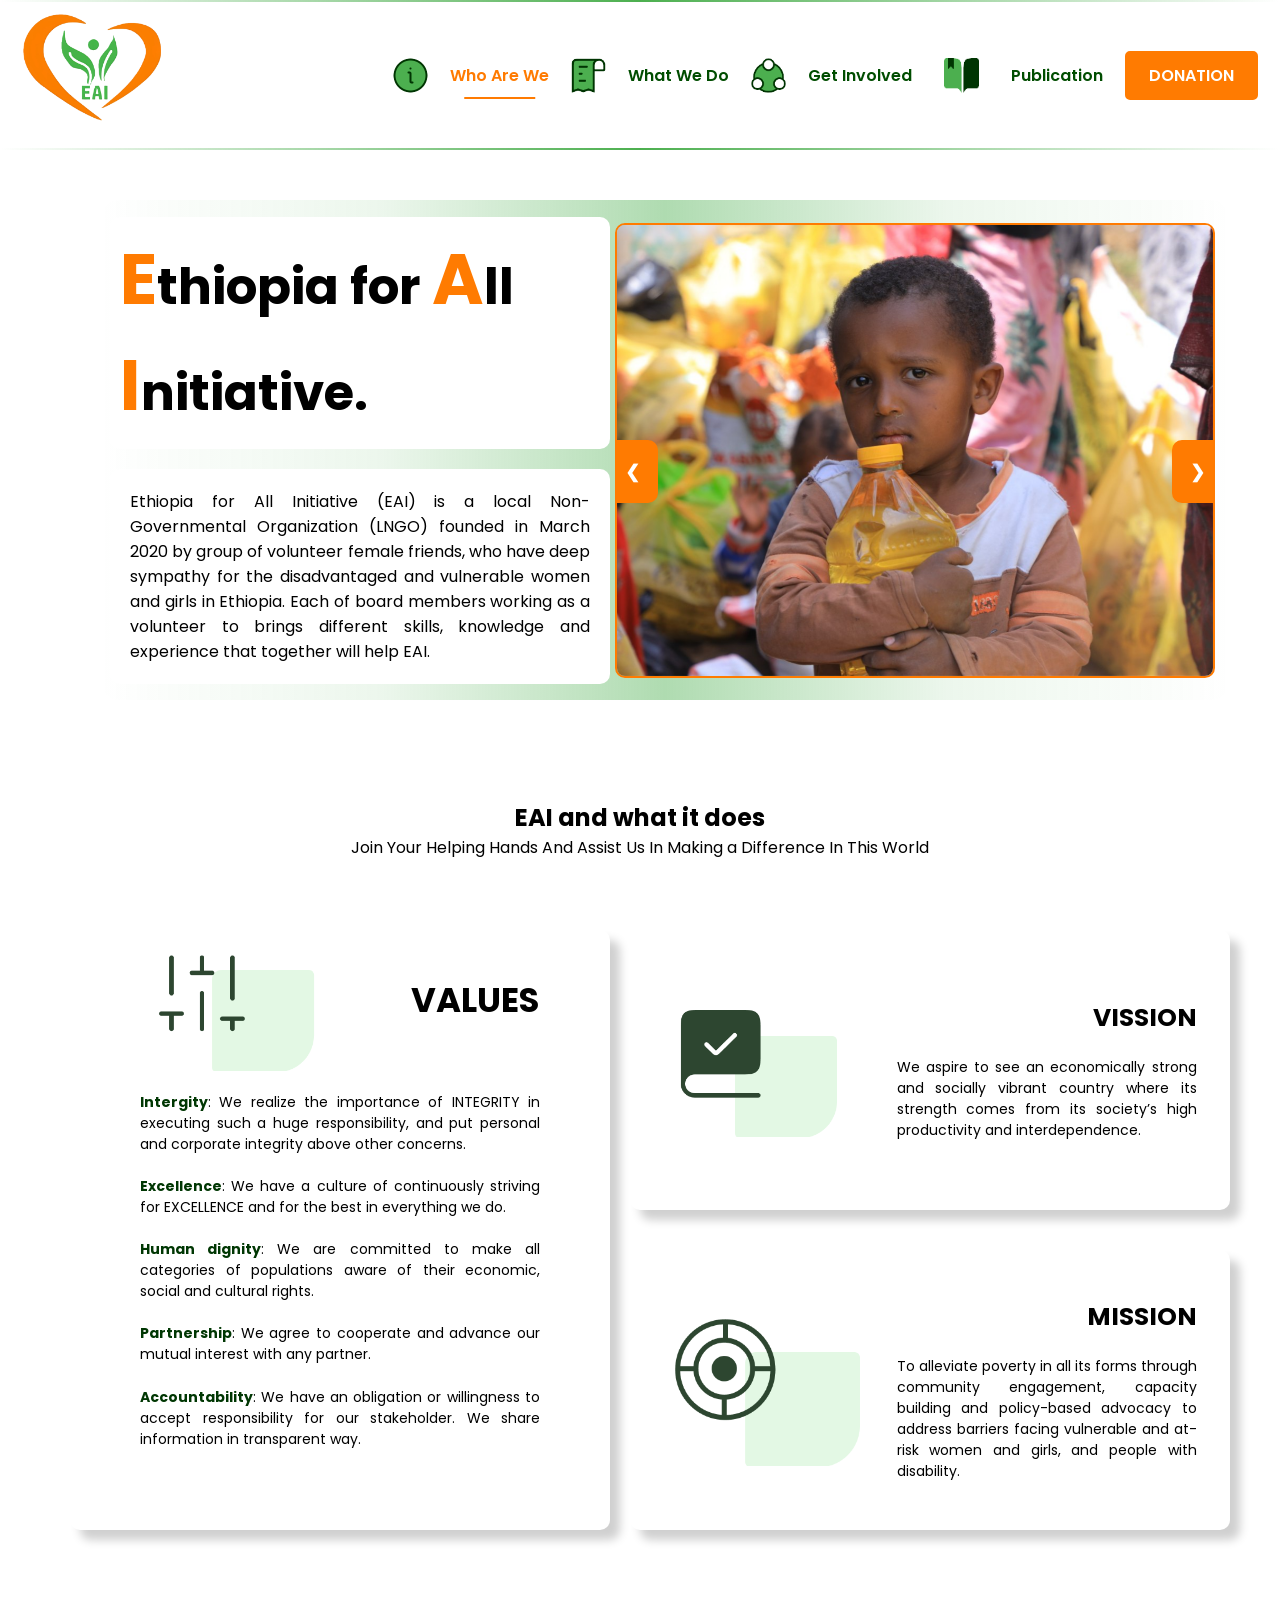
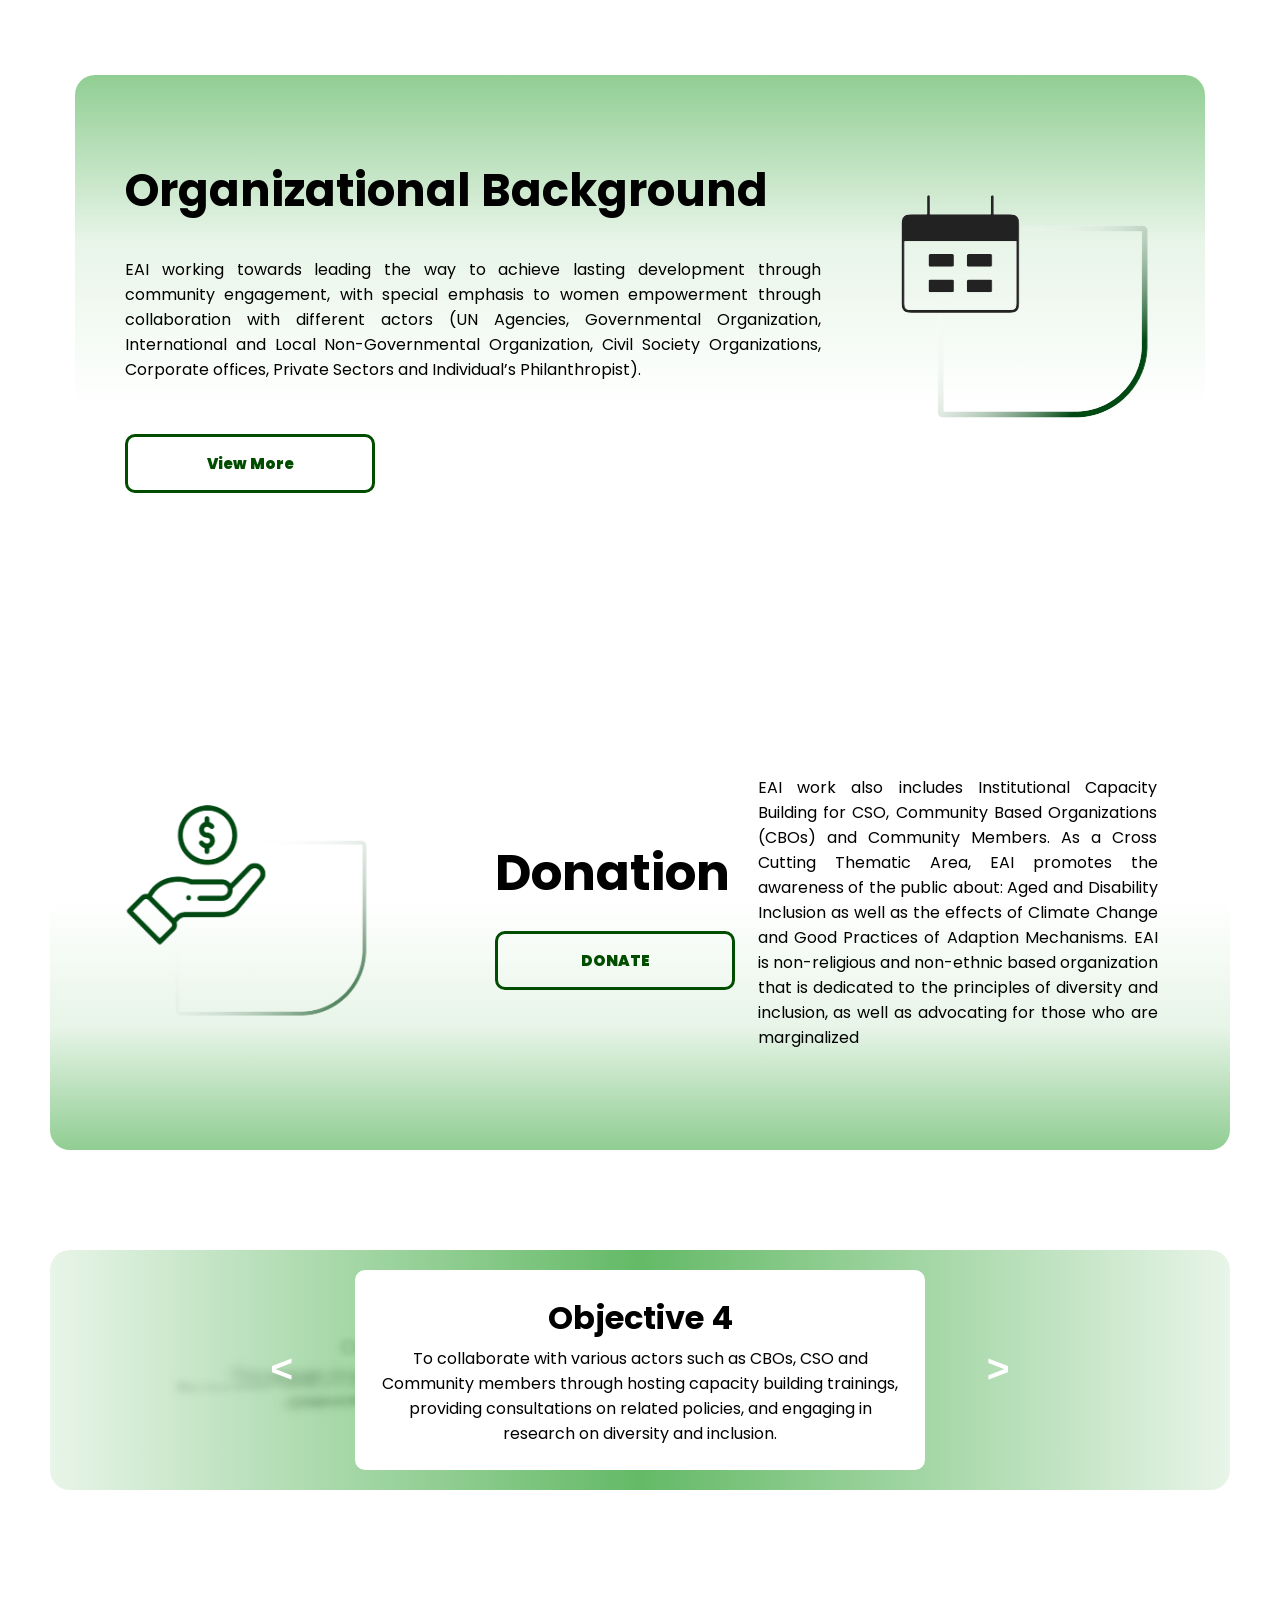
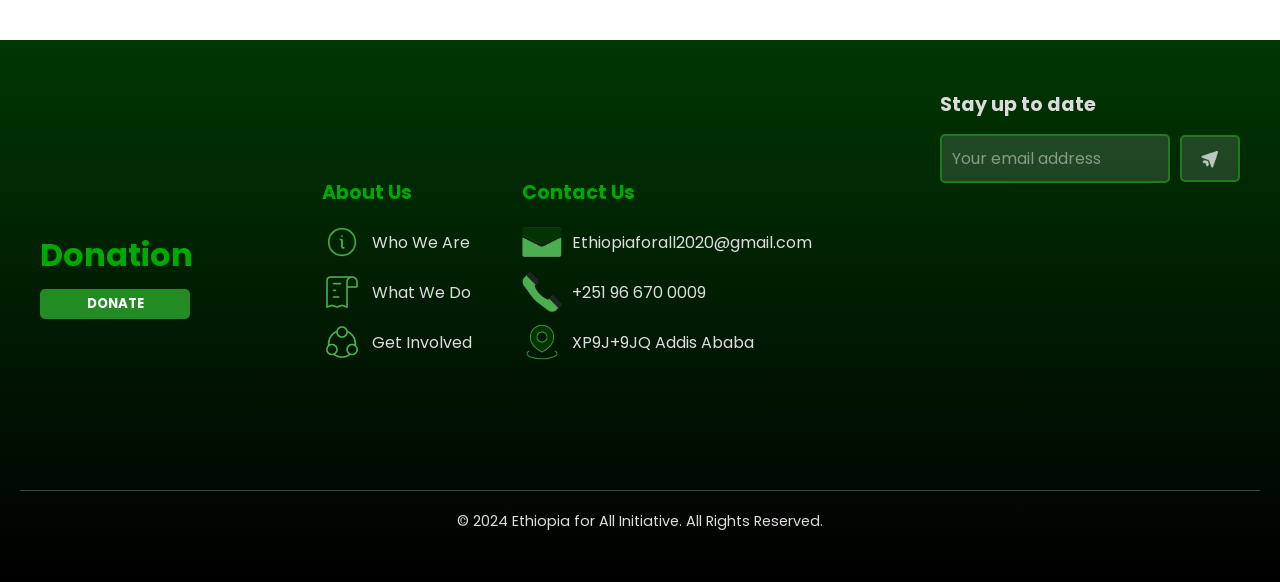
<file: EAI--Ethiopia-for-All-Initiative--main/EAI--Ethiopia-for-All-Initiative--main/EAI webpage/index.html>
<!DOCTYPE html>
<html lang="en">
<head>
    <meta charset="UTF-8">
    <meta name="viewport" content="width=device-width, initial-scale=1.0">
    <title>Document</title>
    <!-- Google Fonts Link for Montserrat and Poppins -->
    <link href="https://fonts.googleapis.com/css2?family=Poppins:wght@400;500;700&display=swap" rel="stylesheet">
    <link href="https://fonts.googleapis.com/css2?family=Montserrat:wght@400;500;700&display=swap" rel="stylesheet">
    <link rel="stylesheet" href="https://cdnjs.cloudflare.com/ajax/libs/font-awesome/6.6.0/css/all.min.css" integrity="sha512-Kc323vGBEqzTmouAECnVceyQqyqdsSiqLQISBL29aUW4U/M7pSPA/gEUZQqv1cwx4OnYxTxve5UMg5GT6L4JJg==" crossorigin="anonymous" referrerpolicy="no-referrer" />
    <link rel="stylesheet" href="style.css">
</head>
<body>

    <header>
        <div class="nav-logo">
            <a href="index.html">
                <img src="./images/LOGO.png" alt="" >
            </a>
        </div>

        <ul class="navbar" id="navLinks">
            <li><img src="images/info1.png" alt=""><a href="#home" id="active_link">Who Are We</a></li>
            <li><img src="images/help1.png" alt=""><a href="whatwedo.html">What We Do</a></li>
            <li><img src="images/involved 1.png" alt=""><a href="Getinvolved.html">Get Involved</a></li>
            <li><img class="book" src="images/book.png" alt=""><a href="publication.html">Publication</a></li>
            <li id="donationlink"><a href="donation.html">DONATION</a></li>
        </ul>


        <div class="dropdown">
            <li class="menu-button" onclick="DOMContentLoaded()">
                <div class="line1"></div>
                <div class="line2"></div>
                <div class="line3"></div>
            </li>
            
            <div class="small-navbar" id="navLinks" onclick="toggleDropdown()">
                <li><img src="images/info1.png" alt=""><a href="#home">Who Are We</a></li>
                <li><img src="images/help1.png" alt=""><a href="whatwedo.html">What We Do</a></li>
                <li><img src="images/involved 1.png" alt=""><a href="Getinvolved.html">Get Involved</a></li>
                <li><img class="book" src="images/book.png" alt=""><a href="publication.html">Publication</a></li>
                <li id="donationlink"><a href="donation.html">DONATION</a></li>
            </div>
        </div>





     </header>
        



<!----INTRO-SLIDER--------------------------------------------------------------->




        <div class="intro-section">
            <div class="discription">
                <h1>    
                    <span class="first-letter">E</span>thiopia for <span class="first-letter">A</span>ll <span class="first-letter">I</span>nitiative.
                </h1>
                    <p>Ethiopia for All Initiative (EAI) is a local Non- Governmental Organization (LNGO) founded in March 2020 by group of volunteer female friends, who have deep sympathy for the disadvantaged and vulnerable women and girls in Ethiopia.  Each of board members working as a volunteer to brings different skills, knowledge and experience that together will help EAI.</p>
            </div>

            <div class="slideshow-container">

                <!-- First Slide -->
                <div class="slides">
                    <img src="images/food distribution.jpg" alt="Image 1">
                </div>
            
                <!-- Second Slide -->
                <div class="slides">
                    <img src="images/food distribution 2.jpg" alt="Image 2">
                </div>
            
                <!-- Third Slide -->
                <div class="slides">
                    <img src="images/food distribution3.jpg" alt="Image 3">
                </div>
            
                <!-- Fourth Slide -->
                <div class="slides">
                    <img src="images/food distribution4.jpg" alt="Image 3">
                </div>
            
                <!-- Left and right buttons -->
                <button class="prev" onclick="plusSlides(-1)">&#10094;</button>
                <button class="next" onclick="plusSlides(1)">&#10095;</button>
            
            </div>
                
        </div>


<!----MISSION--------------------------------------------------------------->

     <div class="objective-section">
        <div class="topic">
            <h2>
                EAI and what it does
            </h2>
            <p>
                Join Your Helping Hands And Assist Us In Making a Difference In This World
            </p>
        </div>

        <div class="flyouts">
            <div class="card">
                <div class="mission">
                        <img src="images/values.png" alt="">
                    <h4>VALUES</h4>
                </div>
                        <li>
                            <ul>
                                <span>Intergity</span>: We realize the importance of INTEGRITY in executing such a huge responsibility, and put personal and corporate integrity above other concerns.
                            </ul>
                            <ul>
                                <span>Excellence</span>: We have a culture of continuously striving for EXCELLENCE and for the best in everything we do.
                            </ul>
                            <ul>
                                <span>Human dignity</span>: We are committed to make all categories of populations aware of their economic, social and cultural rights.
                            </ul>
                            <ul>
                                <span>Partnership</span>: We agree to cooperate and advance our mutual interest with any partner.
                            </ul>
                            <ul>
                                <span>Accountability</span>: We have an obligation or willingness to accept responsibility for our stakeholder. We share information in transparent way.  
                            </ul>
                        </li>
            </div>
            
            <div class="card2">
                <div class="mission2">
                    <div class="top">
                        <img src="images/vission.png" alt="">
                    </div>
                    <div class="bottom">
                        <h4>VISSION</h4>                       
                        <p>We aspire to see an economically strong and socially vibrant country where its strength comes from its society’s high productivity and interdependence.</p>
                    </div>
                </div>

                <div class="mission2">
                    <div class="top">
                        <img src="images/mission.png" alt="">
                    </div>
                    <div class="bottom">
                        <h4>MISSION</h4>
                        <p>To alleviate poverty in all its forms through community engagement, capacity building and policy-based advocacy to address barriers facing vulnerable and at-risk women and girls, and people with disability. </p>
                    </div>	
                </div>
            </div>

        </div>
     </div>



<!----EVENTS--------------------------------------------------------------->




     <div class="events">
        <div class="event-section">
            <h4>Organizational Background </h4>
            <p>
                EAI working towards leading the way to achieve lasting development through community engagement, with special emphasis to women empowerment through collaboration with different actors (UN Agencies, Governmental Organization, International and Local Non-Governmental Organization, Civil Society Organizations,  Corporate offices, Private Sectors and Individual’s Philanthropist). 
            </p>
            <a href="whatwedo.html">
                <button class="button glow-effect" data-glow-offset="true">
                    View More
                  </button>
            </a>

        </div>
        <div class="images">
            <img src="images/calander.png" alt="">
        </div>
     </div>



<div class="Org-bg">

        
</div>


    

<!----DONATION--------------------------------------------------------------->



     <div class="DONATE">
        <div class="donation">

            <div class="donation-image">
                <img src="images/donation.png" alt="">
            </div>
            <div class="donation-button">
                <h3>Donation</h3>
                <a href="donation.html">
                    <button>DONATE</button>
                </a>
            </div>
            <p>
                EAI work also includes Institutional Capacity Building for CSO, Community Based Organizations (CBOs) and Community Members.  As a Cross Cutting Thematic Area,  EAI promotes the awareness of the public about: Aged and Disability Inclusion as well as the effects of Climate Change and Good Practices of Adaption Mechanisms. EAI is non-religious and non-ethnic based organization that is dedicated to the principles of diversity and inclusion, as well as advocating for those who are marginalized
                
            </p>
        </div>
    </div>







<!--............................................................................................-->




    <div class="bottom-page-text">
        <link rel="stylesheet" href="https://cdnjs.cloudflare.com/ajax/libs/font-awesome/6.4.0/css/all.min.css" integrity="sha512-iecdLmaskl7CVkqkXNQ/ZH/XLlvWZOJyj7Yy7tcenmpD1ypASozpmT/E0iPtmFIB46ZmdtAc9eNBvH0H/ZpiBw==" crossorigin="anonymous" referrerpolicy="no-referrer" />



        

            <div class="slider">
                <div class="item">
                    <h1>Objective 1</h1>
                    <p>
                        To work towards tackling the barriers that affect the success rate of vulnerable girls in peruse of their education.
                    </p>
                  </div>
                <div class="item">
                    <h1>Objective 2</h1>
                    <p>
                        To increase family and public awareness on hygiene, sanitation and Sexual Reproductive Health (SRH).
                    </p>
                  </div>
                <div class="item">
                    <h1>Objective 3</h1>
                    <p>
                        To equip impoverished women and girls with entrepreneurial skills and connect them with the necessary resources to gain socioeconomic independence
                    </p>
                  </div>
                <div class="item">
                    <h1>Objective 4</h1>
                    <p>
                        To collaborate with various actors such as CBOs, CSO and Community members through hosting capacity building trainings, providing consultations on related policies, and engaging in research on diversity and inclusion.
                    </p>
                  </div>
                <button id="next">></button>
                <button id="prev"><</button>
            </div>
    </div>




<!----FOOTER--------------------------------------------------------------->
    



    <footer class="footer">
        <div class="footer-container">
            <!-- Left Section: Donation Info -->
            <div class="footer-donation">
                <h3>Donation</h3>
                <a href="donation.html">
                    <button class="donate-button">DONATE</button>
                </a>
            </div>

            <!-- Center Section: Company and Support Links -->
            <div class="footer-links">
                <div class="company-links">
                    <h3>About Us</h3>
                    <ul>
                        <li><img class="first" src="images/info.png" alt=""><a href="#">Who We Are</a></li>
                        <li><img src="images/help.png" alt=""><a href="whatwedo.html">What We Do</a></li>
                        <li><img src="images/involved.png" alt=""><a href="Getinvolved.html">Get Involved</a></li>
                    </ul>
                </div>
                <div class="support-links"> 
                    <h3>Contact Us</h3>
                    <ul>
                        <li><img src="images/Message_light.png" alt="" srcset=""><a href="#">Ethiopiaforall2020@gmail.com</a></li>
                        <li><img src="images/phone.png" alt=""><a href="#">+251 96 670 0009</a></li>
                        <li><img src="images/location-pin.png" alt=""><a href="#">XP9J+9JQ Addis Ababa</a></li>
                        <!-- <li><a href="#">Privacy Policy</a></li> -->
                    </ul>
                </div>
            </div>    
            
            <!-- Right Section: Stay Updated and Map -->
            <div class="footer-right">
                <div class="stay-up-to-date">
                    <h3>Stay up to date</h3>
                    <form class="subscribe-form">
                        <input type="email" placeholder="Your email address" required>
                        <button type="submit">
                            <img src="images/send.png" alt="">    
                        </button>
                    </form>
                </div>
                <div class="footer-map">
                    <!-- Embeded Google Map -->
                    <iframe src="https://www.google.com/maps/embed?pb=!1m17!1m12!1m3!1d7882.064306021976!2d38.729405495353696!3d8.96918434190648!2m3!1f0!2f0!3f0!3m2!1i1024!2i768!4f13.1!3m2!1m1!2zOMKwNTgnMDYuNSJOIDM4wrA0Myc1My44IkU!5e0!3m2!1sen!2set!4v1723798404400!5m2!1sen!2set" width="300" height="250" style="border:0;" allowfullscreen="" loading="lazy" referrerpolicy="no-referrer-when-downgrade"></iframe>                </div>
            </div>
        </div>
        <div class="footer-bottom">
            <p>&copy; 2024 Ethiopia for All Initiative. All Rights Reserved.</p>
        </div>
    </footer>
     
    
</body>
<script src="script.js"></script>
</html>
</file>
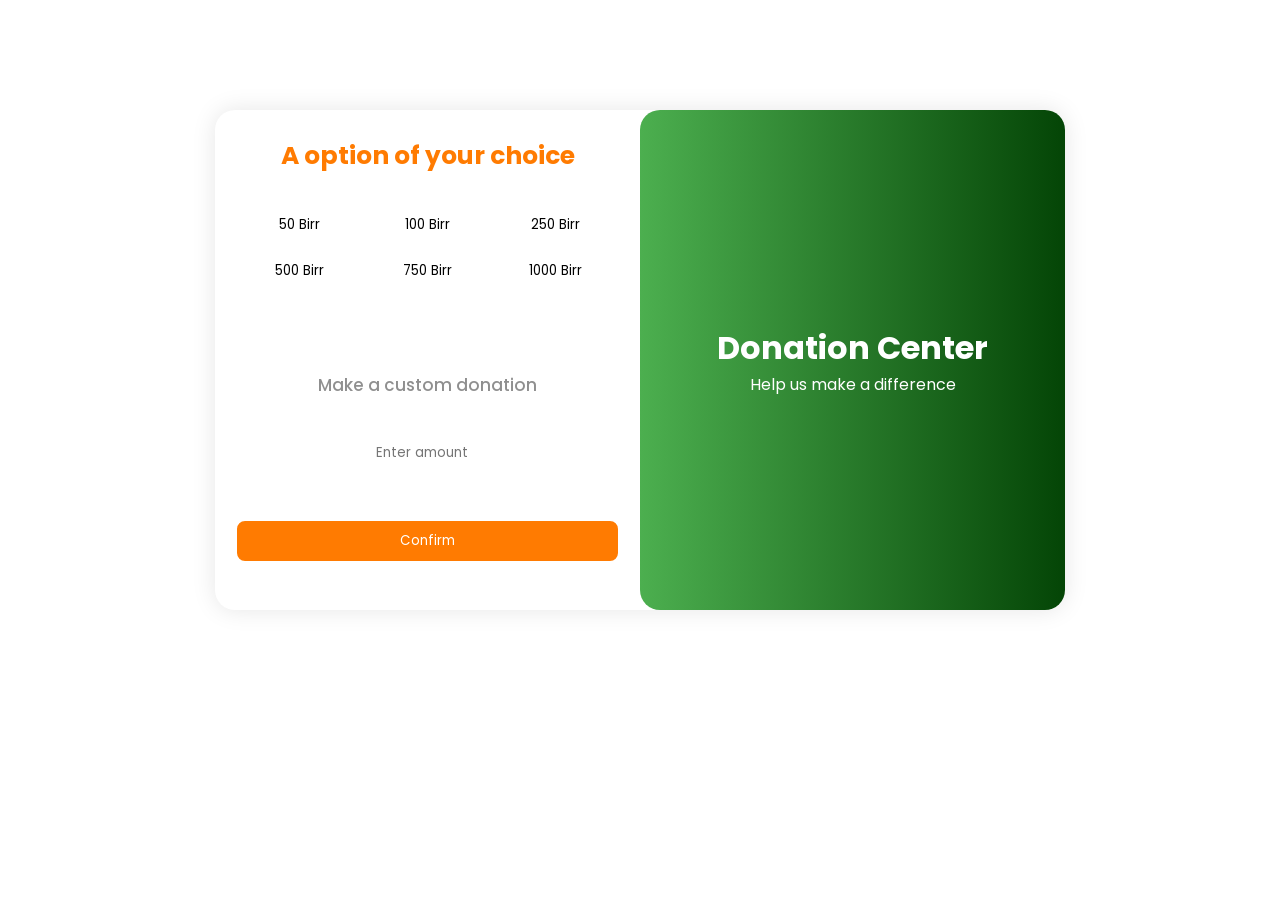
<file: EAI--Ethiopia-for-All-Initiative--main/EAI--Ethiopia-for-All-Initiative--main/EAI webpage/dnt.html>
<!DOCTYPE html>
<html lang="en">
<head>
    <meta charset="UTF-8">
    <meta http-equiv="X-UA-Compatible" content="IE=edge">
    <meta name="viewport" content="width=device-width, initial-scale=1.0">
    <title>Sign in || Sign up from</title>
     <!-- font awesome icons -->
     <link rel="stylesheet" href="https://cdnjs.cloudflare.com/ajax/libs/font-awesome/6.1.1/css/all.min.css" integrity="sha512-KfkfwYDsLkIlwQp6LFnl8zNdLGxu9YAA1QvwINks4PhcElQSvqcyVLLD9aMhXd13uQjoXtEKNosOWaZqXgel0g==" crossorigin="anonymous" referrerpolicy="no-referrer" />
     <!-- css stylesheet -->
    <link rel="stylesheet" href="dnt.css">

</head>


<body>

<div class="body">
    <div class="container" id="container">


            <div class="donation-option">
        
                <p>A option of your choice</p>
                <!-- Preset donation amount buttons -->
                <div class="donation-options" id="donationOptions">
                    <button onclick="toggleAmount(this, 50)">50 Birr</button>
                    <button onclick="toggleAmount(this, 100)">100 Birr</button>
                    <button onclick="toggleAmount(this, 250)">250 Birr</button>
                    <button onclick="toggleAmount(this, 500)">500 Birr</button>
                    <button onclick="toggleAmount(this, 750)">750 Birr</button>
                    <button onclick="toggleAmount(this, 1000)">1000 Birr</button>
                </div>
        
                <!-- Custom donation amount input -->
                <div class="custom-amount" id="customAmount">
                    <p>Make a custom donation</p>
                    <input type="number" id="customDonation" placeholder=" Enter amount" step="50" min="0" onfocus="removePlaceholder()">
                    <label class="underline"></label>
                </div>
        
                <!-- Confirm button -->
                <button class="confirm-button" onclick="">Confirm</button>
            </div>
            <div class="textbox">
                <h1>Donation Center</h1>
                <p>Help us make a difference</p>
            </div>
    </div> 
</div>


    <script>
        function removePlaceholder() {
        const textField = document.getElementById('customDonation');
        textField.placeholder = ''; // Remove the placeholder when the field gets focus
    }

    // Function to toggle active state like checkboxes
    function toggleAmount(button, amount) {
        // Toggle the 'active' class for the clicked button
        button.classList.toggle('active');
        
        // Log the state of each button (active/inactive)
        console.log(amount + " Birr is now " + (button.classList.contains('active') ? "selected" : "deselected"));
    }

    </script>
</body>
</html>
</file>
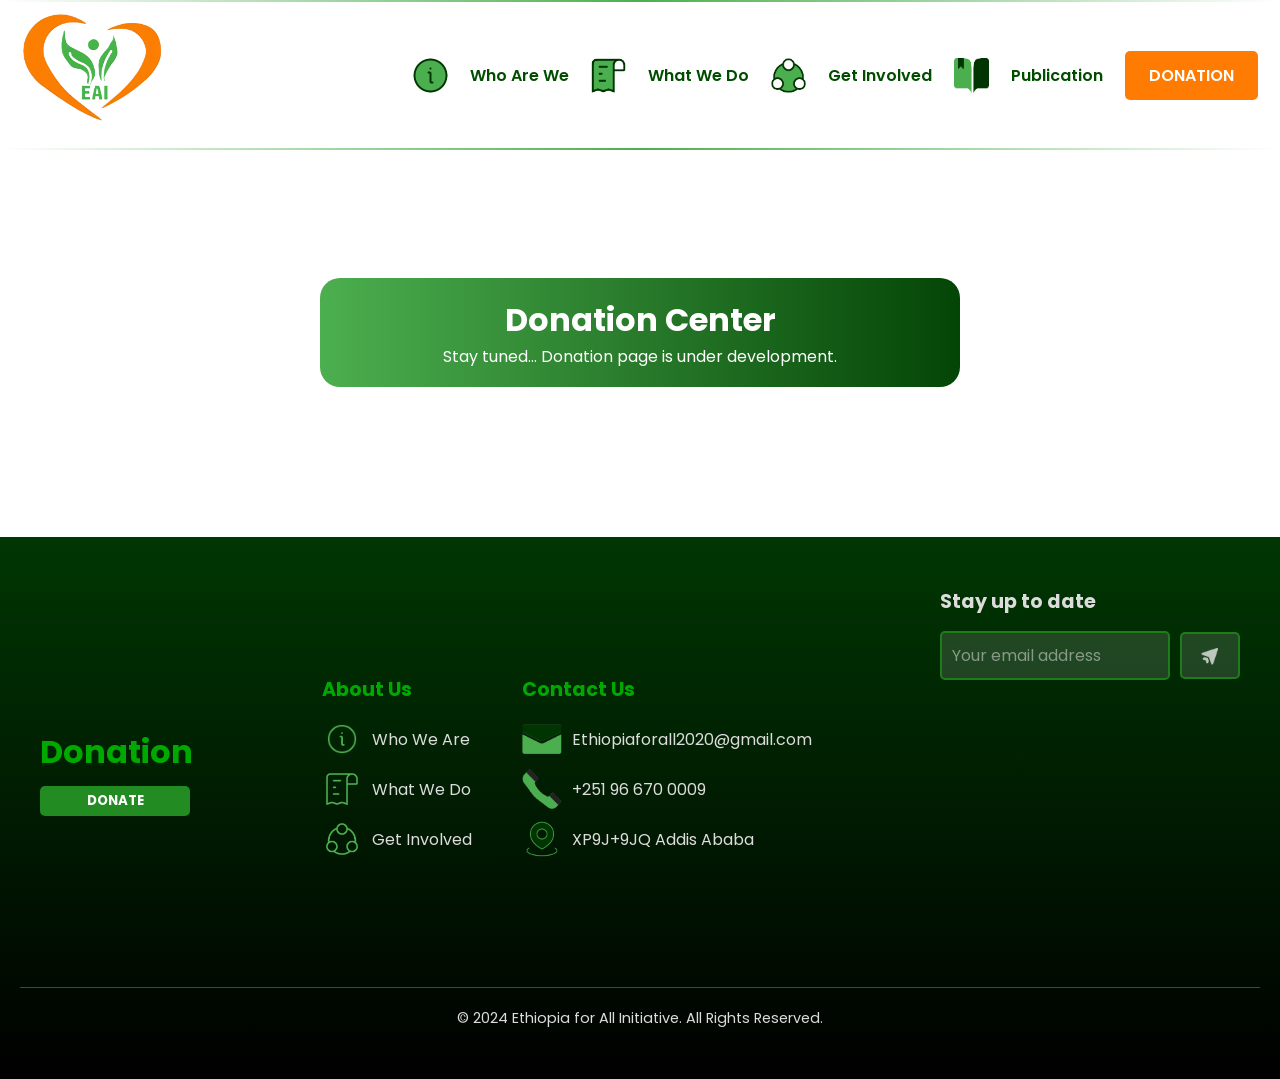
<file: EAI--Ethiopia-for-All-Initiative--main/EAI--Ethiopia-for-All-Initiative--main/EAI webpage/donation.html>
<!DOCTYPE html>
<html lang="en">

<head>
    <meta charset="UTF-8">
    <meta http-equiv="X-UA-Compatible" content="IE=edge">
    <meta name="viewport" content="width=device-width, initial-scale=1.0">
    <title>Sign in || Sign up from</title>
    <!-- font awesome icons -->
    <link rel="stylesheet" href="https://cdnjs.cloudflare.com/ajax/libs/font-awesome/6.1.1/css/all.min.css"
        integrity="sha512-KfkfwYDsLkIlwQp6LFnl8zNdLGxu9YAA1QvwINks4PhcElQSvqcyVLLD9aMhXd13uQjoXtEKNosOWaZqXgel0g=="
        crossorigin="anonymous" referrerpolicy="no-referrer" />
    <!-- css stylesheet -->
    <link rel="stylesheet" href="donation.css">

</head>


<body>
    <header>
        <div class="nav-logo">
            <a href="index.html">
                <img src="./images/LOGO.png" alt="">
            </a>
        </div>

        <ul class="navbar" id="navLinks">
            <li><img src="images/info1.png" alt=""><a href="index.html">Who Are We</a></li>
            <li><img src="images/help1.png" alt=""><a href="whatwedo.html">What We Do</a></li>
            <li><img src="images/involved 1.png" alt=""><a href="Getinvolved.html">Get Involved</a></li>
            <li><img src="images/book.png" alt=""><a href="publication.html">Publication</a></li>
            <li id="donationlink"><a href="donation.html" id="active_link">DONATION</a></li>
        </ul>

        <div class="dropdown">
            <li class="menu-button" onclick="DOMContentLoaded()">
                <div class="line1"></div>
                <div class="line2"></div>
                <div class="line3"></div>
            </li>

            <div class="small-navbar" id="navLinks" onclick="toggleDropdown()">
                <li><img src="images/info1.png" alt=""><a href="#home">Who Are We</a></li>
                <li><img src="images/help1.png" alt=""><a href="whatwedo.html">What We Do</a></li>
                <li><img src="images/involved 1.png" alt=""><a href="Getinvolved.html">Get Involved</a></li>
                <li><img class="book" src="images/book.png" alt=""><a href="publication.html">Publication</a></li>
                <li id="donationlink"><a href="donation.html">DONATION</a></li>
            </div>
        </div>
    </header>




    <!--     
    <div class="body">
        <div class="container" id="container">

            <div class="donation-option">

                <div class="donationInput">
                    <div>
                        <input type="text" id="donation-firstname" class="donationInput" placeholder="Enter Firstname">
                        <label class="underline"></label>

                    </div>
                    <div>
                        <input type="text" id="donation-lastname" class="donationInput" placeholder="Enter Lastname">
                        <label class="underline"></label>

                    </div>
                </div>
                <div class="donationInput-Email">
                    <input type="email" id="donation-email" class="donationInput" placeholder="Enter Email Address">
                    <label class="underline"></label>
                </div>
                

                
                <div class="donation-options" id="donationOptions">
                    <button onclick="toggleAmount(this, 50)">50 Birr</button>
                    <button onclick="toggleAmount(this, 100)">100 Birr</button>
                    <button onclick="toggleAmount(this, 250)">250 Birr</button>
                    <button onclick="toggleAmount(this, 500)">500 Birr</button>
                    <button onclick="toggleAmount(this, 750)">750 Birr</button>
                    <button onclick="toggleAmount(this, 1000)">1000 Birr</button>
                </div>


                
                <div class="custom-amount" id="customAmount">
                    <p>Make a custom donation</p>
                    <input type="number" id="customDonation" placeholder=" Enter amount" step="50" min="0">
                    <label class="underline"></label>
                    <input type="checkbox" id="stayAnonymous" onchange="toggleAnonymous()"> Stay Anonymous
                </div>

                

                <button class="confirm-button" onclick="confirmDonation()">Confirm</button>
            </div>
            <div class="textbox">
                <h1>Donation Center</h1>
                <p>Help us make a difference</p>
            </div>
        </div>
    </div> -->


    <div class="textbox undone">
        <h1>Donation Center</h1>
        <p>Stay tuned... Donation page is under development.</p>
    </div>





    <!---------------     FOOTER     ------------------------>




    <footer class="footer">
        <div class="footer-container">
            <!-- Left Section: Donation Info -->
            <div class="footer-donation">
                <h3>Donation</h3>
                <a href="#">
                    <button class="donate-button">DONATE</button>
                </a>
            </div>

            <!-- Center Section: Company and Support Links -->
            <div class="footer-links">
                <div class="company-links">
                    <h3>About Us</h3>
                    <ul>
                        <li><img class="first" src="images/info.png" alt=""><a href="#">Who We Are</a></li>
                        <li><img src="images/help.png" alt=""><a href="whatwedo.html">What We Do</a></li>
                        <li><img src="images/involved.png" alt=""><a href="Getinvolved.html">Get Involved</a></li>
                    </ul>
                </div>
                <div class="support-links">
                    <h3>Contact Us</h3>
                    <ul>
                        <li><img src="images/Message_light.png" alt="" srcset=""><a
                                href="#">Ethiopiaforall2020@gmail.com</a></li>
                        <li><img src="images/phone.png" alt=""><a href="#">+251 96 670 0009</a></li>
                        <li><img src="images/location-pin.png" alt=""><a href="#">XP9J+9JQ Addis Ababa</a></li>
                        <!-- <li><a href="#">Privacy Policy</a></li> -->
                    </ul>
                </div>
            </div>

            <!-- Right Section: Stay Updated and Map -->
            <div class="footer-right">
                <div class="stay-up-to-date">
                    <h3>Stay up to date</h3>
                    <form class="subscribe-form">
                        <input type="email" placeholder="Your email address" required>
                        <button type="submit">
                            <img src="images/send.png" alt="">
                        </button>
                    </form>
                </div>
                <div class="footer-map">
                    <!-- Embeded Google Map -->
                    <iframe
                        src="https://www.google.com/maps/embed?pb=!1m17!1m12!1m3!1d7882.064306021976!2d38.729405495353696!3d8.96918434190648!2m3!1f0!2f0!3f0!3m2!1i1024!2i768!4f13.1!3m2!1m1!2zOMKwNTgnMDYuNSJOIDM4wrA0Myc1My44IkU!5e0!3m2!1sen!2set!4v1723798404400!5m2!1sen!2set"
                        width="300" height="250" style="border:0;" allowfullscreen="" loading="lazy"
                        referrerpolicy="no-referrer-when-downgrade"></iframe>
                </div>
            </div>
        </div>
        <div class="footer-bottom">
            <p>&copy; 2024 Ethiopia for All Initiative. All Rights Reserved.</p>
        </div>
    </footer>

















    <script src="donation.js">



    </script>

</body>

</html>
</file>
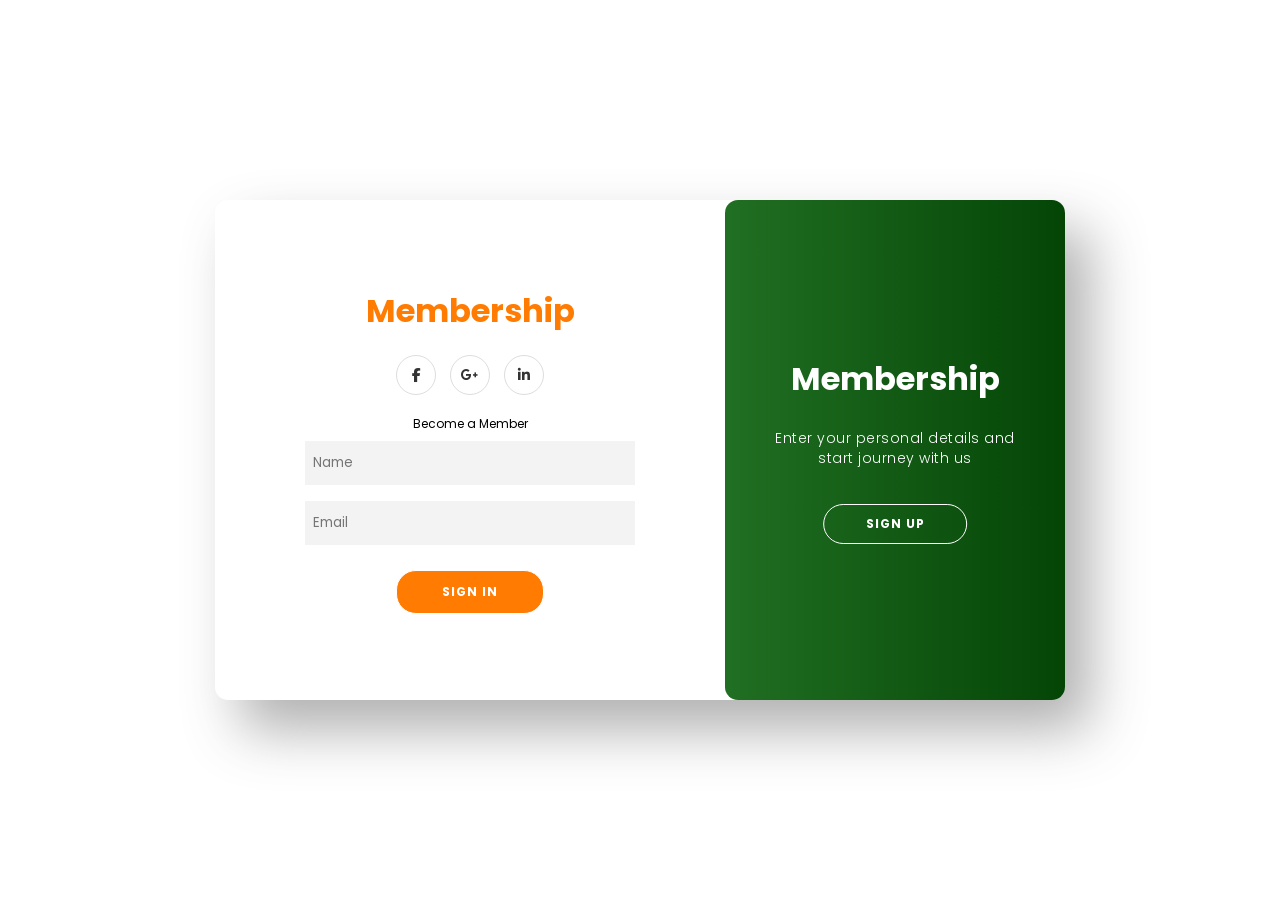
<file: EAI--Ethiopia-for-All-Initiative--main/EAI--Ethiopia-for-All-Initiative--main/EAI webpage/membership.html>
<!DOCTYPE html>
<html lang="en">
<head>
    <meta charset="UTF-8">
    <meta name="viewport" content="width=device-width, initial-scale=1.0">
        <!-- Google Fonts Link for Montserrat and Poppins -->
        <link href="https://fonts.googleapis.com/css2?family=Poppins:wght@400;500;700&display=swap" rel="stylesheet">
        <link href="https://fonts.googleapis.com/css2?family=Montserrat:wght@400;500;700&display=swap" rel="stylesheet">
        <link rel="stylesheet" href="https://cdnjs.cloudflare.com/ajax/libs/font-awesome/6.6.0/css/all.min.css" integrity="sha512-Kc323vGBEqzTmouAECnVceyQqyqdsSiqLQISBL29aUW4U/M7pSPA/gEUZQqv1cwx4OnYxTxve5UMg5GT6L4JJg==" crossorigin="anonymous" referrerpolicy="no-referrer" />    
    <title>Document</title>

    <style>

*{
    margin: 0;
    padding: 0;
    box-sizing: border-box;
    font-family: 'Poppins';
    list-style: none;
    text-decoration: none;
    scroll-behavior: smooth;
    transition: all 0.4s ease;
}

:root{
--bg-color:#ffffff;
--text-color-header:#000000;
--text-color:#fff;
--second-color:#4CAF4F;
--main-color:#FF7B01;
--linear-gradient:linear-gradient(to right, #4CAF4F, #044506);
}

body{
    background: #fff;
    font-family: 'Poppins', sans-serif;
} 

header{
position: absolute;
top: -15vh;
width: 100%;
background-image: var(--linear-gradient);
height: 12vh;
margin-bottom: 5vh;
display: flex;
justify-content: center;
align-items: center;
border-radius: 13px;
}

.logon{
height: 10vh;
width: 100%;
display: flex;
justify-content: left;
align-items: center;
flex-direction: row;
}

.logon img{
position: absolute;
left: -1vh;
width: 15.5vh;
background-color:#fff;
border-radius: 10px;
margin: 5px;
}

.link{
margin-right: 20px;
align-self: center;
}

.link a{
text-decoration: none;
color: #fff;
}

.fullwidth{
    display: flex;
    width: 100%;
    height: 100vh;
    justify-content: center;
    align-items: center;
}

.container{
    position: relative;
    width: 850px;
    height: 500px;
    background-color: #fff;
    box-shadow: 25px 30px 55px #5557;
    border-radius: 13px;
}

.form-container{
    position: absolute;
    width: 60%;
    height: 100%;
    padding: 0px 40px;
    transition: all 0.5s ease-in-out;
}
.sign-up-container{
    opacity: 0;
    z-index: 1;
}
.sign-in-container{
    z-index: 2;

}
form{
    height: 100%;
    display: flex;
    flex-direction: column;
    align-items: center;
    justify-content: center;
    padding: 0px 50px;

}
h1{
    color: var(--main-color);
}
.social-container{
    margin: 20px 0px;
}

.social-container a {
    border: 1px solid #ddd;
    border-radius: 50%;
    display: inline-flex;
    justify-content: center;
    align-items: center;
    margin: 0px 5px;
    height: 40px;
    width: 40px;
}
span{
    font-size: 12px;
}
.infield{
    position: relative;
    margin: 8px 0px;
    width: 100%;

}



input{
    width: 100%;
    padding: 12px 8px;
    background-color: #f3f3f3;
    border:none;
    outline: none;

}

label{
    position: absolute;
    left: 50%;
    top: 100%;
    transform: translateX(-50%);
    width: 0%;
    height: 2px;
    background: var(--main-color);
    transition: 0.3s;
}
input:focus ~label{
    width: 100%;
}

input[type="number"]::-webkit-outer-spin-button,
input[type="number"]::-webkit-inner-spin-button {
  -webkit-appearance: none;
  margin: 0;
}

input[type="number"] {
  -moz-appearance: textfield;
}

a {
    color: #333;
    font-size: 14px;
    text-decoration: none;
    margin: 15px 0px;
}
a.forgot{
    padding-bottom: 3px;
    border-bottom: 2px solid #EEE;
}

.form-container button{
    border-radius: 20px;
    border: 1px solid var(--bg-color);
    background: var(--main-color);
    color: #fff;
    font-size: 12px;
    font-weight: bold;
    padding: 12px 45px ;
    letter-spacing: 1px;
    text-transform: uppercase;
}

.overlay-panel button{
    border-radius: 20px;
    border: 1px solid var(--bg-color);
    background: var(--main-color);
    color: #fff;
    font-size: 12px;
    font-weight: bold;
    padding: 12px 45px ;
    letter-spacing: 1px;
    text-transform: uppercase;
}
.form-container button{
    margin-top: 17px;
    transition: 80ms ease-in;

}
.form-container button:hover{
    background: #fff;
    color: var(--main-color);
    border: 1px solid var(--main-color);
}
.overlay-container{
    position: absolute;
    top: 0;
    left: 60%;
    width: 40%;
    height: 100%;
    overflow: hidden;
    transition: transform 0.6s ease-in-out;
    z-index: 9;
    border-radius: 13px;

}
#overlayBtn{
    cursor: pointer;
    position: absolute;
    left: 50%;
    top: 304px;
    transform: translateX(-50%);
    width: 143.67px;
    padding: 10px;
    height: 40px;
    border: 1px solid #fff;
    background: transparent;
    border-radius: 20px;
    place-content: center;

}
.overlay{
    position: relative;
    background: var(--linear-gradient);
    color: #fff;
    left: -150%;
    height: 100%;
    width: 250%;
    transition: transform 0.6s ease-in-out;
    
}
.overlay-panel{
    position: absolute;
    display: flex;
    align-items: center;
    justify-content: center;
    flex-direction: column;
    padding: 0px 40px;
    text-align: center;
    height: 100%;
    width: 340px;
    transition: 0.6s ease-in-out;
}
.overlay-left{
    right: 60%;
    transform: translateX(-12%);

}

.overlay-right{
    right: 0;
    transform: translateX(0%);
}

.overlay-panel h1{
    color: #fff;
}
p{
    font-size: 14px;
    font-weight: 300;
    line-height: 20px;
    letter-spacing: 0.5px;
    margin: 25px 0px 35px;
}
.overlay-panel button{
    border: none;
    background: transparent;
}
.right-panel-active .overlay-container{
    transform: translateX(-150%);
}
.right-panel-active .overlay{
    transform: translateX(50%);
}
.right-panel-active .overlay-left{
    transform: translateX(25%);
}
.right-panel-active .overlay-right{
    transform: translateX(35%);
}
.right-panel-active .sign-in-container{
    transform: translateX(20%);
    opacity: 0;
}
.right-panel-active .sign-up-container{
    transform: translateX(66.7%);
    opacity: 1;
    z-index: 5;
    animation: show 0.6s;
}
@keyframes show{
    0%, 50%{
        opacity: 0;
        z-index: 1;
    }
    50.1%, 100%{
        opacity: 1;
        z-index: 5;
    }
}

.btnScaled{
    animation: scaleBtn 0.6s;
}
@keyframes scaleBtn{
    0% {
        width: 143.67px;
    }
    50%{
        width: 250px;
    }
    100%{
        width: 143.67px;
    }
}

</style>
</head>
<body>


    <div class="fullwidth">
        <div class="container" id="container">

            <div class="form-container sign-up-container">
                <form action="#">
                    <h1>Volunteer</h1>
                    <div class="social-container">
                        <a href="#" class="social"><i class="fab fa-facebook-f"></i></a>
                        <a href="#" class="social"><i class="fab fa-google-plus-g"></i></a>
                        <a href="#" class="social"><i class="fab fa-linkedin-in"></i></a>
                    </div>
                    <span>Sign up and Volunteer</span>
                    <div class="infield">
                        <input type="text" placeholder="Name" />
                        <label></label>
                    </div>
                    <div class="infield">
                        <input type="tel" pattern="[0-9]{3}-[0-9]{3}-[0-9]{4}" placeholder="Phone Number" name="email"/>
                        <label></label>
                    </div>
                    <div class="infield">
                        <input type="email" placeholder="Email" />
                        <label></label>
                    </div>
                    <button>Sign Up</button>
                </form>
            </div>
            <div class="form-container sign-in-container">
                <form action="#">
                    <h1>Membership</h1>
                    <div class="social-container">
                        <a href="#" class="social"><i class="fab fa-facebook-f"></i></a>
                        <a href="#" class="social"><i class="fab fa-google-plus-g"></i></a>
                        <a href="#" class="social"><i class="fab fa-linkedin-in"></i></a>
                    </div>
                    <span>Become a Member</span>
                    <div class="infield">
                        <input type="" placeholder="Name" name="email"/>
                        <label></label>
                    </div>
                    <div class="infield">
                        <input type="email" placeholder="Email"/>
                        <label></label>
                    </div>
                    <button>Sign In</button>
                </form>
            </div>
            <div class="overlay-container" id="overlayCon">
                <div class="overlay">
                    <div class="overlay-panel overlay-left">
                        <h1>Welcome Back!</h1>
                        <p>Fill out the form so we can reach out and work together.</p>
                        <button>Sign In</button>
                    </div>
                    <div class="overlay-panel overlay-right">
                        <h1>Membership</h1>
                        <p>Enter your personal details and start journey with us</p>
                        <button>Sign Up</button>
                    </div>
                </div>
                <button id="overlayBtn"></button>
            </div>
        </div>
    </div>




<script>
    const container = document.getElementById('container');
    const overlayCon = document.getElementById('overlayCon');
    const overlayBtn = document.getElementById('overlayBtn');

    overlayBtn.addEventListener('click',()=> {
        container.classList.toggle('right-panel-active');

        overlayBtn.classList.remove('btnScaled');
        window.requestAnimationFrame( ()=>{
            overlayBtn.classList.add('btnScaled');
        })
    });
</script>


</body>
</html>
</file>
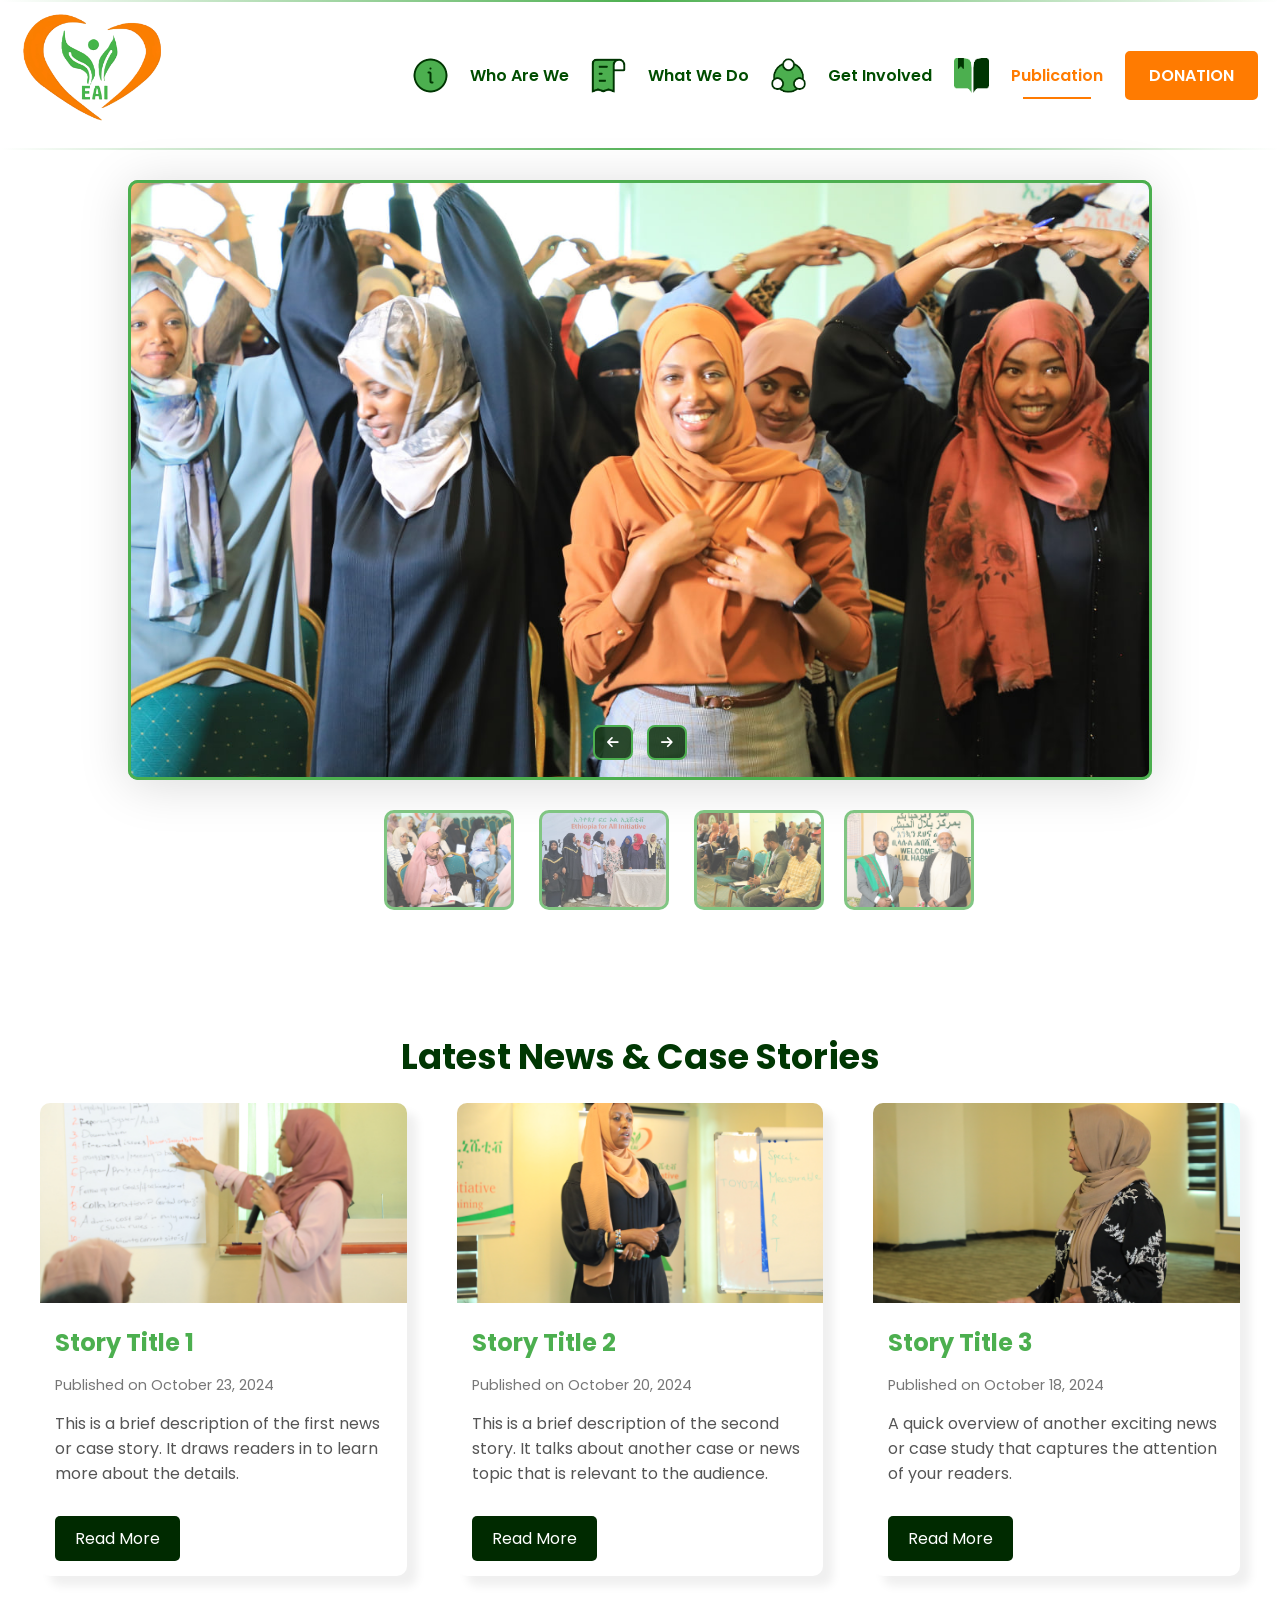
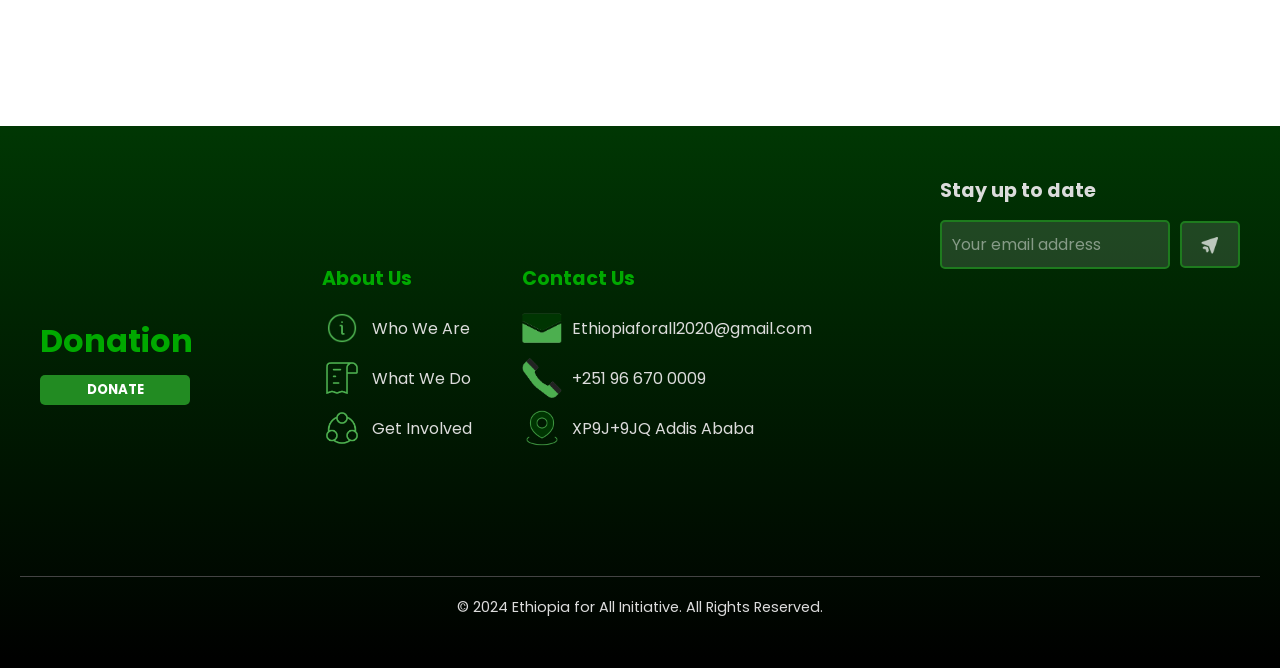
<file: EAI--Ethiopia-for-All-Initiative--main/EAI--Ethiopia-for-All-Initiative--main/EAI webpage/publication.html>
<!DOCTYPE html>
<html lang="en">
<head>
    <meta charset="UTF-8">
    <meta name="viewport" content="width=device-width, initial-scale=1.0">
    <title>Document</title>
    <!-- Google Fonts Link for Montserrat and Poppins -->
    <link href="https://fonts.googleapis.com/css2?family=Poppins:wght@400;500;700&display=swap" rel="stylesheet">
    <link href="https://fonts.googleapis.com/css2?family=Montserrat:wght@400;500;700&display=swap" rel="stylesheet">
    <link rel="stylesheet" href="https://cdnjs.cloudflare.com/ajax/libs/font-awesome/6.6.0/css/all.min.css" integrity="sha512-Kc323vGBEqzTmouAECnVceyQqyqdsSiqLQISBL29aUW4U/M7pSPA/gEUZQqv1cwx4OnYxTxve5UMg5GT6L4JJg==" crossorigin="anonymous" referrerpolicy="no-referrer" />
    <link rel="stylesheet" href="publications.css">
</head>
<body>

    <header>
        <div class="nav-logo">
            <a href="index.html">
                <img src="./images/LOGO.png" alt="" >
            </a>
        </div>

        <ul class="navbar" id="navLinks">
            <li><img src="images/info1.png" alt=""><a href="index.html">Who Are We</a></li>
            <li><img src="images/help1.png" alt=""><a href="whatwedo.html">What We Do</a></li>
            <li><img src="images/involved 1.png" alt=""><a href="Getinvolved.html">Get Involved</a></li>
            <li><img src="images/book.png" alt=""><a href="#home" id="active_link">Publication</a></li>
            <li id="donationlink"><a href="donation.html">DONATION</a></li>
        </ul>



        
        
        <div class="dropdown">
            <li class="menu-button" onclick="DOMContentLoaded()">
                <div class="line1"></div>
                <div class="line2"></div>
                <div class="line3"></div>
            </li>
            
            <div class="small-navbar" id="navLinks" onclick="toggleDropdown()">
                <li><img src="images/info1.png" alt=""><a href="#home">Who Are We</a></li>
                <li><img src="images/help1.png" alt=""><a href="whatwedo.html">What We Do</a></li>
                <li><img src="images/involved 1.png" alt=""><a href="Getinvolved.html">Get Involved</a></li>
                <li><img class="book" src="images/book.png" alt=""><a href="publication.html">Publication</a></li>
                <li id="donationlink"><a href="donation.html">DONATION</a></li>
            </div>
        </div>

     </header>



<!--Font Awesome CDN ///////// Used for arrow marks on the left and right key-->
<link rel="stylesheet" href="https://cdnjs.cloudflare.com/ajax/libs/font-awesome/6.4.0/css/all.min.css" integrity="sha512-iecdLmaskl7CVkqkXNQ/ZH/XLlvWZOJyj7Yy7tcenmpD1ypASozpmT/E0iPtmFIB46ZmdtAc9eNBvH0H/ZpiBw==" crossorigin="anonymous" referrerpolicy="no-referrer" />
     
 
<div class="imagecontainer">
    <div class="slider-container">
        <div class="slide">
            <div id="sliderImage" class="item" style="background-image: url(images/woman\ impowerment.JPG);">
            </div>
            <div id="sliderImage" class="item" style="background-image: url(images/training-woman.JPG);">
            </div>
            <div id="sliderImage" class="item" style="background-image: url(images/educating-woman.JPG);">
            </div>
            <div id="sliderImage" class="item" style="background-image: url(images/EAI\ Baord\ Member\ and\ voulnteers.jpg);">
            </div>
            <div id="sliderImage" class="item" style="background-image: url(images/training-men.JPG);">
            </div>
            <div id="sliderImage" class="item" style="background-image: url(images/bilal-colaboration.JPG);">
            </div>
        </div>

        <div class="left-right">
            <button class="prev"><i class="fa-solid fa-arrow-left"></i></button>
            <button class="next"><i class="fa-solid fa-arrow-right"></i></button>
        </div>

    </div> 
</div>




    






<!--/////////    News and stories    /////////////////////////////////-->





<div class="news-case-stories">
    <h2>Latest News & Case Stories</h2>

    <div class="stories-grid">
      <article class="story">
        <img src="images/training1.JPG" alt="News Image 1">
        <h3>Story Title 1</h3>
        <p class="date">Published on October 23, 2024</p>
        <p class="description">This is a brief description of the first news or case story. It draws readers in to learn more about the details.</p>
        <a href="#story"  class="read-more-button" data-title="Story Title 1">Read More</a>
      </article>

      <article class="story">
        <img src="images/training2.JPG" alt="News Image 2">
        <h3>Story Title 2</h3>
        <p class="date">Published on October 20, 2024</p>
        <p class="description">This is a brief description of the second story. It talks about another case or news topic that is relevant to the audience.</p>
        <a href="#story"  class="read-more-button" data-title="Story Title 2">Read More</a>
      </article>

      <article class="story">
        <img src="images/traning3.JPG" alt="News Image 3">
        <h3>Story Title 3</h3>
        <p class="date">Published on October 18, 2024</p>
        <p class="description">A quick overview of another exciting news or case study that captures the attention of your readers.</p>
        <a href="#story"  class="read-more-button" data-title="Story Title 3">Read More</a>
      </article>
    </div>
</div>








<!----FOOTER--------------------------------------------------------------->
    



<footer class="footer">
    <div class="footer-container">
        <!-- Left Section: Donation Info -->
        <div class="footer-donation">
            <h3>Donation</h3>
            <a href="donation.html">
                <button class="donate-button">DONATE</button>
            </a>
        </div>

        <!-- Center Section: Company and Support Links -->
        <div class="footer-links">
            <div class="company-links">
                <h3>About Us</h3>
                <ul>
                    <li><img class="first" src="images/info.png" alt=""><a href="index.html">Who We Are</a></li>
                    <li><img src="images/help.png" alt=""><a href="whatwedo.html">What We Do</a></li>
                    <li><img src="images/involved.png" alt=""><a href="Getinvolved.html">Get Involved</a></li>
                </ul>
            </div>
            <div class="support-links"> 
                <h3>Contact Us</h3>
                <ul>
                    <li><img src="images/Message_light.png" alt="" srcset=""><a href="#">Ethiopiaforall2020@gmail.com</a></li>
                    <li><img src="images/phone.png" alt=""><a href="#">+251 96 670 0009</a></li>
                    <li><img src="images/location-pin.png" alt=""><a href="#">XP9J+9JQ Addis Ababa</a></li>
                    <!-- <li><a href="#">Privacy Policy</a></li> -->
                </ul>
            </div>
        </div>    
        
        <!-- Right Section: Stay Updated and Map -->
        <div class="footer-right">
            <div class="stay-up-to-date">
                <h3>Stay up to date</h3>
                <form class="subscribe-form">
                    <input type="email" placeholder="Your email address" required>
                    <button type="submit">
                        <img src="images/send.png" alt="">    
                    </button>
                </form>
            </div>
            <div class="footer-map">
                <!-- Embeded Google Map -->
                <iframe src="https://www.google.com/maps/embed?pb=!1m17!1m12!1m3!1d7882.064306021976!2d38.729405495353696!3d8.96918434190648!2m3!1f0!2f0!3f0!3m2!1i1024!2i768!4f13.1!3m2!1m1!2zOMKwNTgnMDYuNSJOIDM4wrA0Myc1My44IkU!5e0!3m2!1sen!2set!4v1723798404400!5m2!1sen!2set" width="300" height="250" style="border:0;" allowfullscreen="" loading="lazy" referrerpolicy="no-referrer-when-downgrade"></iframe>                </div>
        </div>
    </div>
    <div class="footer-bottom">
        <p>&copy; 2024 Ethiopia for All Initiative. All Rights Reserved.</p>
    </div>
</footer>



</body>
<script src="publication.js"></script>
</html>
</file>
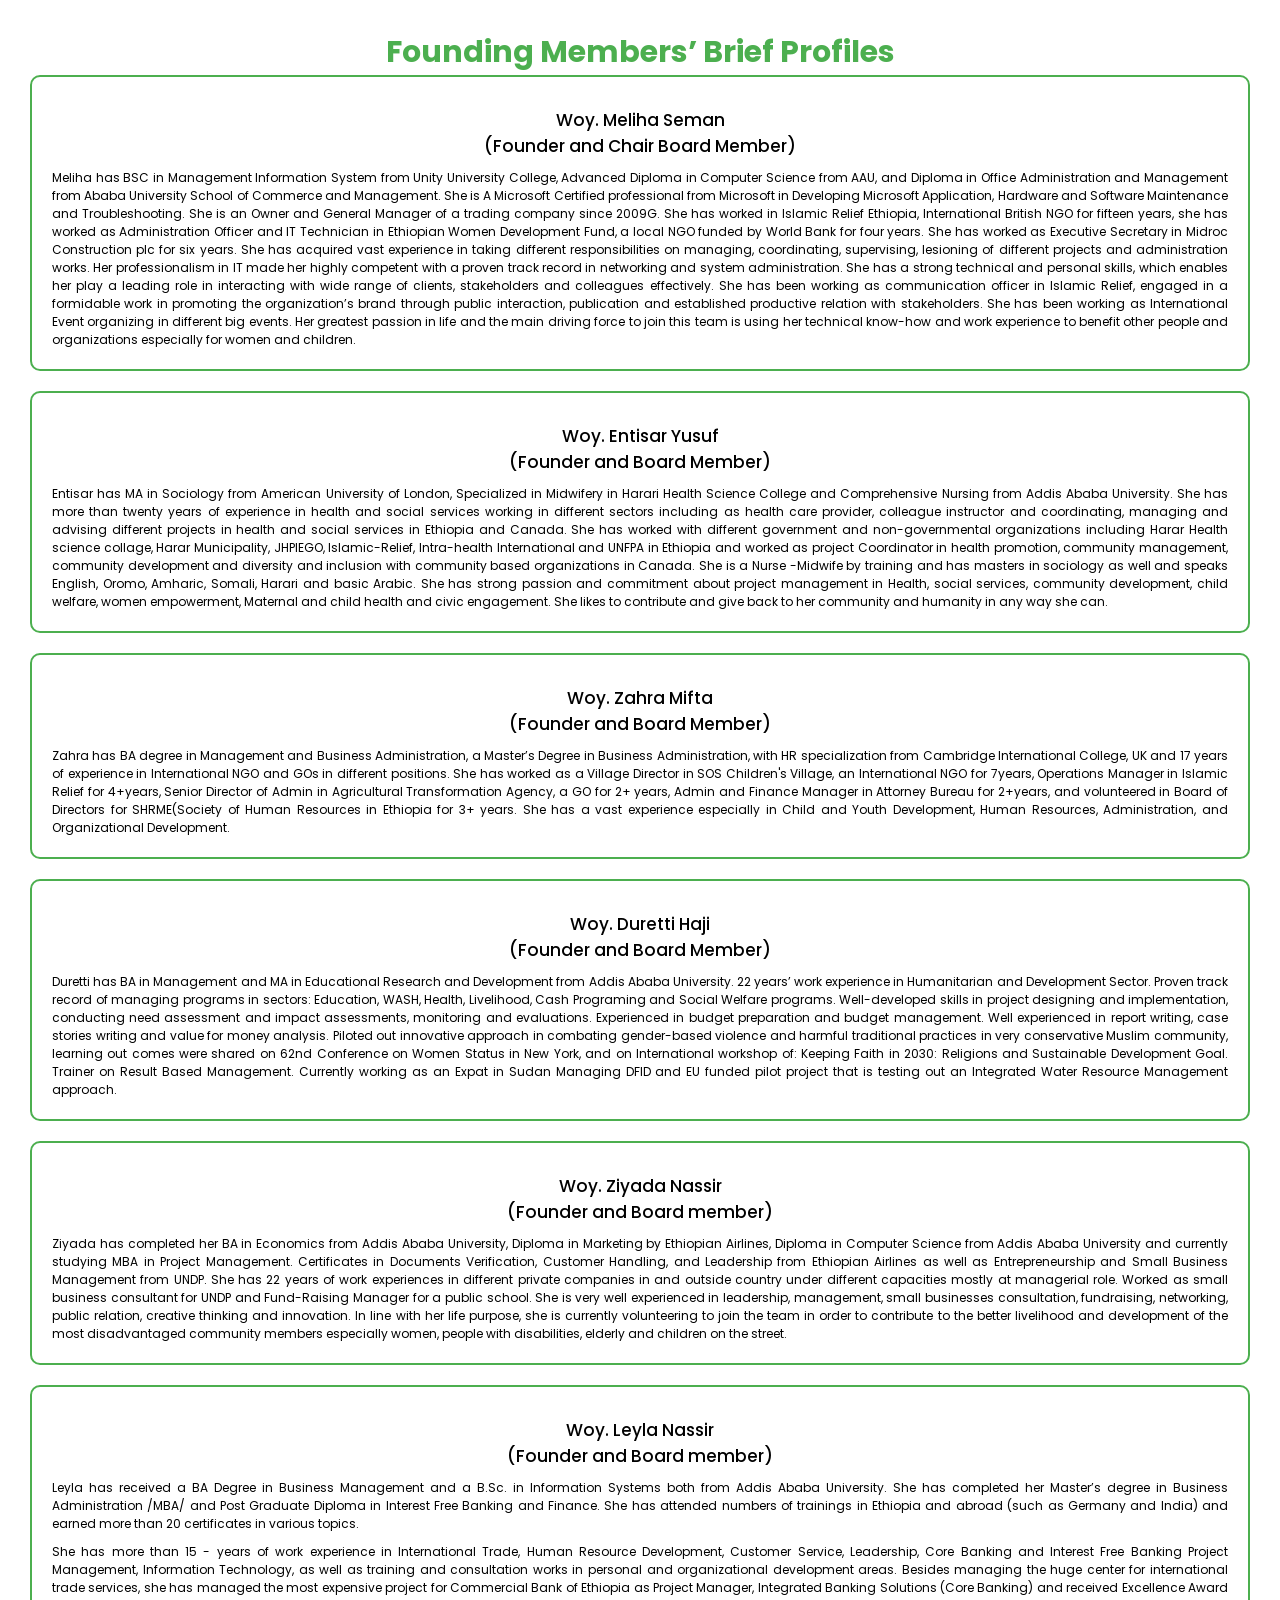
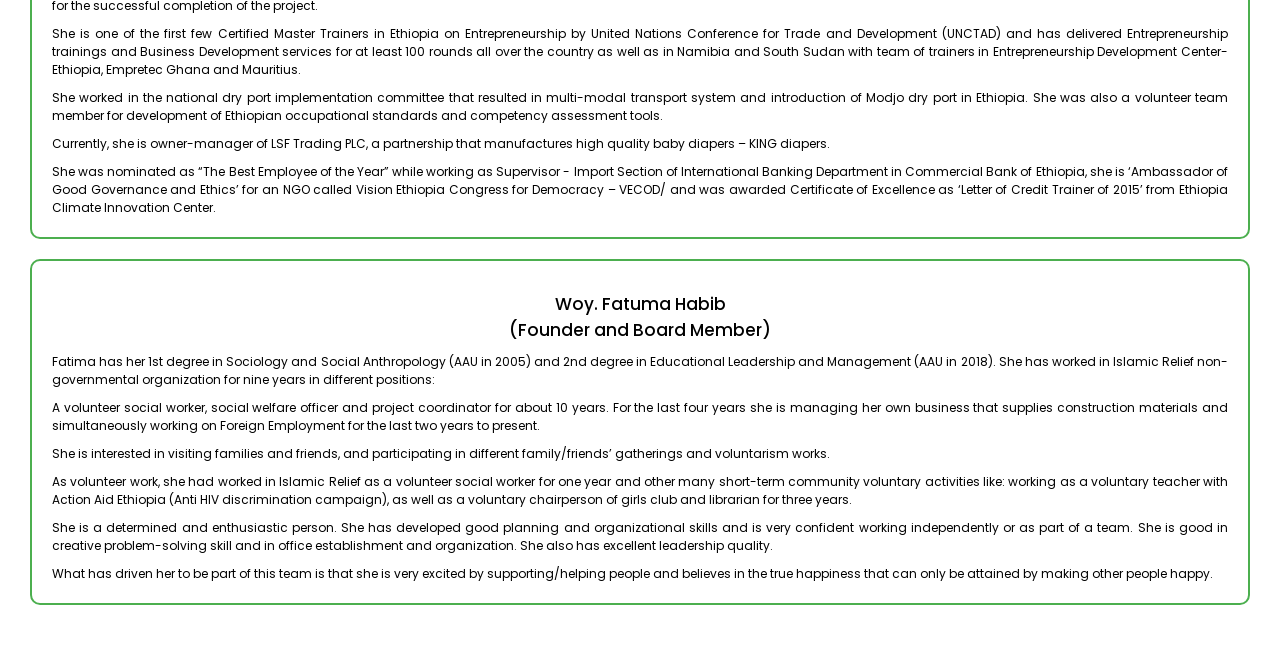
<file: EAI--Ethiopia-for-All-Initiative--main/EAI--Ethiopia-for-All-Initiative--main/EAI webpage/QRcode.html>
<!DOCTYPE html>
<html lang="en">
<head>
    <meta charset="UTF-8">
    <meta name="viewport" content="width=device-width, initial-scale=1.0">
    <link rel="stylesheet" href="QRcode.css">
    <title>Document</title>
</head>
<body>
    <div class="bodydiv">

<h4>
    Founding Members’ Brief Profiles 
</h4>
            <li>
                <div>
                    <ul>Woy. Meliha Seman <br>(Founder and Chair Board Member)</ul> 
                        <p>Meliha has BSC in Management Information System from Unity University College, Advanced Diploma in Computer Science from AAU, and Diploma in Office Administration and Management from Ababa University School of Commerce and Management.   She is A Microsoft Certified professional from Microsoft in Developing Microsoft Application, Hardware and Software Maintenance and Troubleshooting.  She is an Owner and General Manager of a trading company since 2009G.  She has worked in Islamic Relief Ethiopia, International British NGO for fifteen years, she has worked as Administration Officer and IT Technician in  Ethiopian Women Development Fund, a local NGO funded by World Bank for four years. She has worked as Executive Secretary in Midroc Construction plc for six years.  She has acquired vast experience in taking different responsibilities on managing, coordinating, supervising, lesioning of different  projects and administration works. Her professionalism in IT made her highly competent with a proven track record in networking and system administration. She has a strong technical and personal skills, which enables her play a leading role in interacting with wide range of clients, stakeholders and colleagues effectively. She has been working as communication officer in Islamic Relief, engaged in a formidable work in promoting the organization’s brand through public interaction, publication and established productive relation with stakeholders. She has been working as International Event organizing in different big events.  Her greatest passion in life and the main driving force to join this team is using her technical know-how and work experience to benefit other people and organizations especially for women and children.  </p>
                </div>
                <div>
                    <ul>Woy. Entisar Yusuf  <br> (Founder and Board Member)</ul>
                        <p>Entisar has MA in Sociology from American University of London, Specialized in Midwifery in Harari Health Science College and Comprehensive Nursing from Addis Ababa University.  She has more than twenty years of experience in health and social services working in different sectors including as health care provider, colleague instructor and coordinating, managing and advising different projects in health and social services in Ethiopia and Canada.   She has worked with different government and non-governmental organizations including Harar Health science collage, Harar Municipality, JHPIEGO, Islamic-Relief, Intra-health International and UNFPA in Ethiopia and worked as project Coordinator in health promotion, community management, community development and diversity and inclusion with community based organizations in Canada.  She is a Nurse -Midwife by training and has masters in sociology as well and speaks English, Oromo, Amharic, Somali, Harari and basic Arabic. She has strong passion and commitment about project management in Health, social services, community development, child welfare, women empowerment, Maternal and child health and civic engagement. She likes to contribute and give back to her community and humanity in any way she can. </p>
                </div>
                <div>
                    <ul>Woy. Zahra Mifta  <br> (Founder and Board Member) </ul>           
                        <p>Zahra has BA degree in Management and Business Administration, a Master’s Degree in Business Administration, with HR specialization from Cambridge International College, UK and 17 years of experience in International NGO and GOs in different positions.  She has worked as a Village Director in SOS Children's Village, an International NGO for 7years, Operations Manager in Islamic Relief for 4+years, Senior Director of Admin in Agricultural Transformation Agency, a GO for 2+ years, Admin and Finance Manager in Attorney Bureau for 2+years, and volunteered in Board of Directors for SHRME(Society of Human Resources in Ethiopia for 3+ years. She has a vast experience especially in Child and Youth Development, Human Resources, Administration, and Organizational Development.</p>
                </div>
                
                <div>
                    <ul>Woy. Duretti Haji   <br> (Founder and Board Member) </ul>
                        <p>Duretti has BA in Management and MA in Educational Research and Development from Addis Ababa University. 22 years’ work experience in Humanitarian and Development Sector. Proven track record of managing programs in sectors: Education, WASH, Health, Livelihood, Cash Programing and Social Welfare programs. Well-developed skills in project designing and implementation, conducting need assessment and impact assessments, monitoring and evaluations. Experienced in budget preparation and budget management. Well experienced in report writing, case stories writing and value for money analysis. Piloted out innovative approach in combating gender-based violence and harmful traditional practices in very conservative Muslim community, learning out comes were shared on 62nd Conference on Women Status in New York, and on International workshop of: Keeping Faith in 2030: Religions and Sustainable Development Goal. Trainer on Result Based Management.  Currently working as an Expat in Sudan Managing DFID and EU funded pilot project that is testing out an Integrated Water Resource Management approach.   </p>                         
                </div>
                
                <div>
                    <ul>Woy. Ziyada Nassir <br> (Founder and Board member)</ul> 
                        <p>Ziyada has completed her BA in Economics from Addis Ababa University, Diploma in Marketing by Ethiopian Airlines, Diploma in Computer Science from Addis Ababa University and currently studying MBA in Project Management. Certificates in Documents Verification, Customer Handling, and Leadership from Ethiopian Airlines as well as Entrepreneurship and Small Business Management from UNDP.  She has 22 years of work experiences in different private companies in and outside country under different capacities mostly at managerial role.  Worked as small business consultant for UNDP and Fund-Raising Manager for a public school.  She is very well experienced in leadership, management, small businesses consultation, fundraising, networking, public relation, creative thinking and innovation. In line with her life purpose, she is currently volunteering to join the team in order to contribute to the better livelihood and development of the most disadvantaged community members especially women, people with disabilities, elderly and children on the street. </p>
                </div>
                
                <div>
                    <ul>Woy. Leyla Nassir <br> (Founder and Board member)</ul> 
                        <p>Leyla has received a BA Degree in Business Management and a B.Sc. in Information Systems both from Addis Ababa University. She has completed her Master’s degree in Business Administration /MBA/ and Post Graduate Diploma in Interest Free Banking and Finance. She has attended numbers of trainings in Ethiopia and abroad (such as Germany and India) and earned more than 20 certificates in various topics. </p>
    
                        <p>She has more than 15 - years of work experience in International Trade, Human Resource Development, Customer Service, Leadership, Core Banking and Interest Free Banking Project Management, Information Technology, as well as training and consultation works in personal and organizational development areas. Besides managing the huge center for international trade services, she has managed the most expensive project for Commercial Bank of Ethiopia as Project Manager, Integrated Banking Solutions (Core Banking) and received Excellence Award for the successful completion of the project. </p>
    
                        <p>She is one of the first few Certified Master Trainers in Ethiopia on Entrepreneurship by United Nations Conference for Trade and Development (UNCTAD) and has delivered Entrepreneurship trainings and Business Development services for at least 100 rounds all over the country as well as in Namibia and South Sudan with team of trainers in Entrepreneurship Development Center-Ethiopia, Empretec Ghana and Mauritius.  </p>
    
                        <p>She worked in the national dry port implementation committee that resulted in multi-modal transport system and introduction of Modjo dry port in Ethiopia. She was also a volunteer team member for development of Ethiopian occupational standards and competency assessment tools.</p>

                        <p>Currently, she is owner-manager of LSF Trading PLC, a partnership that manufactures high quality baby diapers – KING diapers. </p>
                        <p>She was nominated as “The Best Employee of the Year” while working as Supervisor - Import Section of International Banking Department in Commercial Bank of Ethiopia, she is ‘Ambassador of Good Governance and Ethics’ for an NGO called Vision Ethiopia Congress for Democracy – VECOD/ and was awarded Certificate of Excellence as ‘Letter of Credit Trainer of 2015’ from Ethiopia Climate Innovation Center.  </p>
                </div>
                <div>
                    <ul>Woy. Fatuma Habib <br> (Founder and Board Member)</ul> 
                        <p>Fatima has her 1st degree in Sociology and Social Anthropology (AAU in 2005) and 2nd degree in Educational Leadership and Management (AAU in 2018).  She has worked in Islamic Relief non-governmental organization for nine years in different positions:  </p>
                        <p>A volunteer social worker, social welfare officer  and project coordinator for about 10 years.  For the last four years she is managing her own business that supplies construction materials and simultaneously working on Foreign Employment for the last two years to present.  </p>
    
                        <p>She is interested in visiting families and friends, and participating in different family/friends’ gatherings and voluntarism works. </p>
    
                        <p>As volunteer work, she had worked in Islamic Relief as a volunteer social worker for one year and other many short-term community voluntary activities like: working as a voluntary teacher with Action Aid Ethiopia (Anti HIV discrimination campaign), as well as a voluntary chairperson of girls club and librarian for three years.   </p>
    
                        <p>She is a determined and enthusiastic person. She has developed good planning and organizational skills and is very confident working independently or as part of a team. She is good in creative problem-solving skill and in office establishment and organization. She also has excellent leadership quality.  </p>
    
                        <p>What has driven her to be part of this team is that she is very excited by supporting/helping people and believes in the true happiness that can only be attained by making other people happy.</p>
                </div>
            </li>    
        </div>
    </body>
</html>
</file>
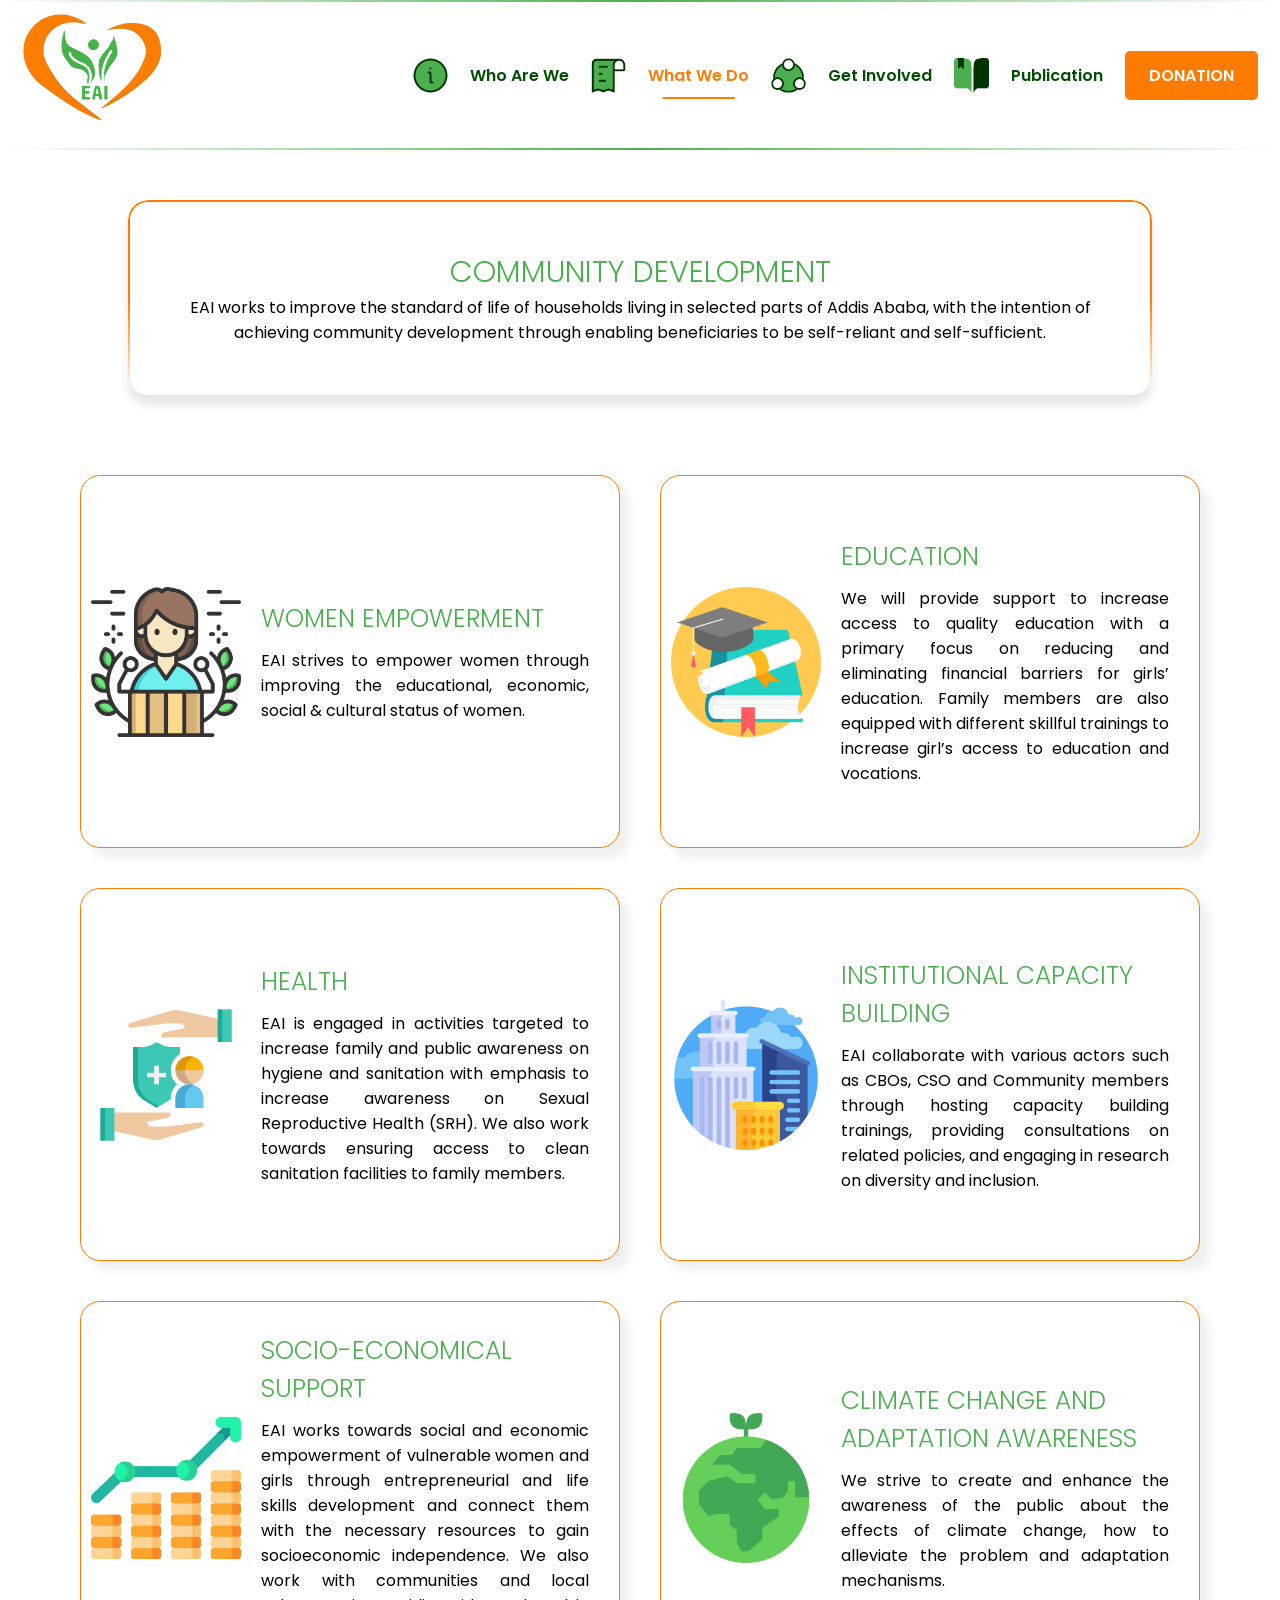
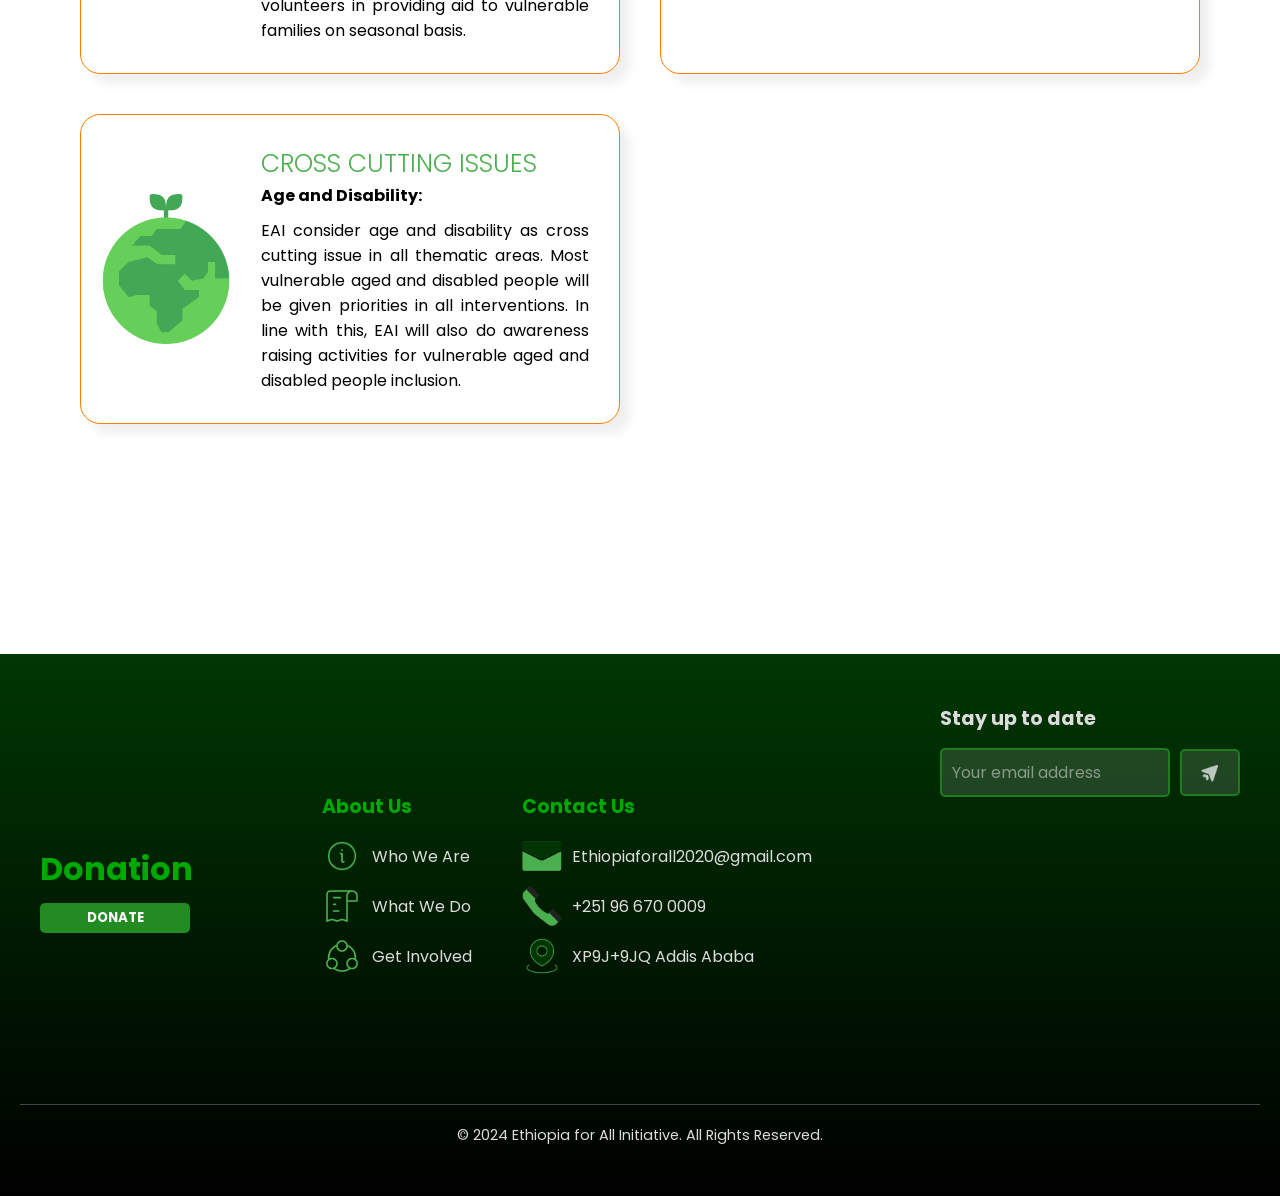
<file: EAI--Ethiopia-for-All-Initiative--main/EAI--Ethiopia-for-All-Initiative--main/EAI webpage/whatwedo.html>
<!DOCTYPE html>
<html lang="en">
<head>
    <meta charset="UTF-8">
    <meta name="viewport" content="width=device-width, initial-scale=1.0">
    <title>Document</title>
        <!-- Google Fonts Link for Montserrat and Poppins -->
        <link href="https://fonts.googleapis.com/css2?family=Poppins:wght@400;500;700&display=swap" rel="stylesheet">
        <link href="https://fonts.googleapis.com/css2?family=Montserrat:wght@400;500;700&display=swap" rel="stylesheet">    
    <link rel="stylesheet" href="whatwedo.css">
</head>
<body>
        <header>
            <div class="nav-logo">
                <a href="index.html">
                    <img onclick="openhomepage()" src="./images/LOGO.png" alt="" >
                </a>
            </div>

            <ul class="navbar">
                <li><img src="images/info1.png" alt=""><a href="index.html">Who Are We</a></li>
                <li><img src="images/help1.png" alt=""><a href="whatwedo.html" id="active_link">What We Do</a></li>
                <li><img src="images/involved 1.png" alt=""><a href="Getinvolved.html">Get Involved</a></li>
                <li><img src="images/book.png" alt=""><a href="publication.html">Publication</a></li>
                <li id="donationlink"><a href="donation.html">DONATION</a></li>
            </ul>



            
        <div class="dropdown">
            <li class="menu-button" onclick="DOMContentLoaded()">
                <div class="line1"></div>
                <div class="line2"></div>
                <div class="line3"></div>
            </li>
            
            <div class="small-navbar" id="navLinks" onclick="toggleDropdown()">
                <li><img src="images/info1.png" alt=""><a href="#home">Who Are We</a></li>
                <li><img src="images/help1.png" alt=""><a href="whatwedo.html">What We Do</a></li>
                <li><img src="images/involved 1.png" alt=""><a href="Getinvolved.html">Get Involved</a></li>
                <li><img class="book" src="images/book.png" alt=""><a href="publication.html">Publication</a></li>
                <li id="donationlink"><a href="donation.html">DONATION</a></li>
            </div>
        </div>

         </header>




    <div class="topictext">
        <h2>
            Community Development
        </h2>
        <p>
            EAI works to improve the standard of life of households living in selected parts of Addis Ababa, with the intention of achieving community development through enabling beneficiaries to be self-reliant and self-sufficient.
        </p>
    </div>


<div class="cards">
    <div class="womanimpowerment">
        <img src="images/woman.png" alt="">
        <div class="text">
            <h1>
                Women Empowerment
            </h1>
            <p>
                EAI strives to empower women through improving the educational, economic, social & cultural status of women.
            </p>   
        </div>
    </div>
    
    

    <div class="education">
        <img src="images/scholarship.png" alt="">
        <div class="text">
            <h1>
                Education
            </h1>
            <p>
                We will provide support to increase access to quality education with a primary focus on reducing and eliminating financial barriers for girls’ education. Family members are also equipped with different skillful trainings to increase girl’s access to education and vocations.
            </p>
        </div>
    </div>
    

    <div class="health">
        <img src="images/patient.png" alt="">
        <div class="text">
            <h1>
                Health
            </h1>
            <p>
                EAI is engaged in activities targeted to increase family and public awareness on hygiene and sanitation with emphasis to increase awareness on Sexual Reproductive Health (SRH). We also work towards ensuring access to clean sanitation facilities to family members.
            </p>
        </div>
    </div>


    <div class="ICB">
        <img src="images/buildings.png" alt="">
        <div class="text">
            <h1>
                Institutional Capacity Building
            </h1>
            <p>
                EAI collaborate with various actors such as CBOs, CSO and Community members through hosting capacity building trainings, providing consultations on related policies, and engaging in research on diversity and inclusion.
            </p>
        </div>
    </div>
    

    <div class="SES">
        <img src="images/profit.png" alt="">
        <div class="text">
            <h1>
                Socio-economical support 
            </h1>
            <p>
                EAI works towards social and economic empowerment of vulnerable women and girls through entrepreneurial and life skills development and connect them with the necessary resources to gain socioeconomic independence. We also work with communities and local volunteers in providing aid to vulnerable families on seasonal basis.
            </p>
        </div>
    </div>
    

    <div class="CCandAA">
        <img src="images/earth.png">
        <div class="text">
            <h1>
                Climate Change and Adaptation Awareness 
            </h1>
            <p>
                We strive to create and enhance the awareness of the public about the effects of climate change, how to alleviate the problem and adaptation mechanisms.
            </p>
        </div>
    </div>
    <div class="CCandAA">
        <img src="images/earth.png">
        <div class="text">
            <h1>
                Cross Cutting Issues
            </h1>
            <h4>
                Age and Disability:  
            </h4>
            <p>
                EAI consider age and disability as cross cutting issue in all thematic areas.  Most vulnerable aged and disabled people will be given priorities in all interventions. In line with this, EAI will also do awareness raising activities for vulnerable aged and disabled people inclusion.
            </p>
        </div>
    </div>
    
</div>



























<!----FOOTER--------------------------------------------------------------->
    



<footer class="footer">
    <div class="footer-container">
        <!-- Left Section: Donation Info -->
        <div class="footer-donation">
            <h3>Donation</h3>
            <a href="donation.html">
                <button class="donate-button">DONATE</button>
            </a>
        </div>

        <!-- Center Section: Company and Support Links -->
        <div class="footer-links">
            <div class="company-links">
                <h3>About Us</h3>
                <ul>
                    <li><img class="first" src="images/info.png" alt=""><a href="index.html">Who We Are</a></li>
                    <li><img src="images/help.png" alt=""><a href="#">What We Do</a></li>
                    <li><img src="images/involved.png" alt=""><a href="Getinvolved.html">Get Involved</a></li>
                </ul>
            </div>
            <div class="support-links"> 
                <h3>Contact Us</h3>
                <ul>
                    <li><img src="images/Message_light.png" alt="" srcset=""><a href="#">Ethiopiaforall2020@gmail.com</a></li>
                    <li><img src="images/phone.png" alt=""><a href="#">+251 96 670 0009</a></li>
                    <li><img src="images/location-pin.png" alt=""><a href="#">XP9J+9JQ Addis Ababa</a></li>
                    <!-- <li><a href="#">Privacy Policy</a></li> -->
                </ul>
            </div>
        </div>    
        
        <!-- Right Section: Stay Updated and Map -->
        <div class="footer-right">
            <div class="stay-up-to-date">
                <h3>Stay up to date</h3>
                <form class="subscribe-form">
                    <input type="email" placeholder="Your email address" required>
                    <button type="submit">
                        <img src="images/send.png" alt="">    
                    </button>
                </form>
            </div>
            <div class="footer-map">
                <!-- Embeded Google Map -->
                <iframe src="https://www.google.com/maps/embed?pb=!1m17!1m12!1m3!1d7882.064306021976!2d38.729405495353696!3d8.96918434190648!2m3!1f0!2f0!3f0!3m2!1i1024!2i768!4f13.1!3m2!1m1!2zOMKwNTgnMDYuNSJOIDM4wrA0Myc1My44IkU!5e0!3m2!1sen!2set!4v1723798404400!5m2!1sen!2set" width="300" height="250" style="border:0;" allowfullscreen="" loading="lazy" referrerpolicy="no-referrer-when-downgrade"></iframe>                </div>
        </div>
    </div>
    <div class="footer-bottom">
        <p>&copy; 2024 Ethiopia for All Initiative. All Rights Reserved.</p>
    </div>
</footer>



</body>











<script src="whatwedo.js"></script>

</html>
</file>
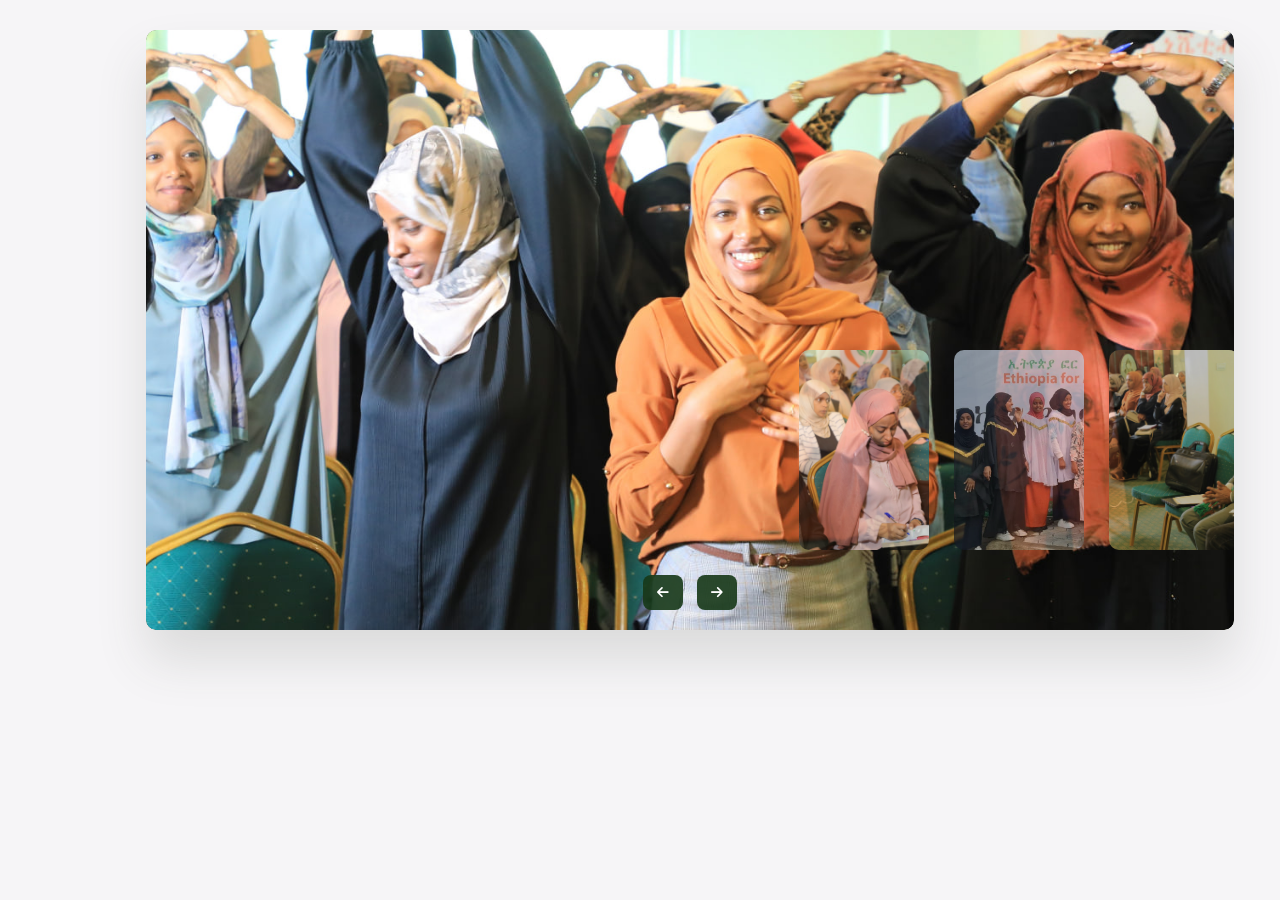
<file: EAI--Ethiopia-for-All-Initiative--main/EAI--Ethiopia-for-All-Initiative--main/EAI webpage/images/membership.html.html>
<!DOCTYPE html>
<html lang="en">
<head>
    <meta charset="UTF-8">
    <meta http-equiv="X-UA-Compatible" content="IE=edge">
    <meta name="viewport" content="width=device-width, initial-scale=1.0">
    <title>Sign in || Sign up from</title>
     <!-- font awesome icons -->
     <link rel="stylesheet" href="https://cdnjs.cloudflare.com/ajax/libs/font-awesome/6.1.1/css/all.min.css" integrity="sha512-KfkfwYDsLkIlwQp6LFnl8zNdLGxu9YAA1QvwINks4PhcElQSvqcyVLLD9aMhXd13uQjoXtEKNosOWaZqXgel0g==" crossorigin="anonymous" referrerpolicy="no-referrer" />
    <!-- css stylesheet -->
     <style>
        @import url('https://fonts.googleapis.com/css2?family=Poppins:wght@100;200;300;400;500;600;700;800;900&display=swap');

* {
    padding: 0px;
    margin: 0px;
    box-sizing: border-box;
}

:root {
    --linear-grad: linear-gradient(to right, #141E30, #243B55);
    --grad-clr1: #141E30;
    --grad-clr2: #243B55;
}

body {
    background: #f6f5f7;
    display: flex;
    place-content: center;
    font-family: 'Poppins', sans-serif;
}



/*////////IMAGE - SLIDER/////////////////////////*/

.container{
    margin-left: 100px;
    margin-bottom: 100px;
    margin-top: 30px;
    position: relative;
    width: 85%;
    height: 600px;
    background: #f5f5f5;
    border-radius: 10px;
    box-shadow: 0 30px 50px #dbdbdb;
    overflow: hidden;
}

.container .slide .item{
    width: 130px;
    height: 200px;
    position: absolute;
    top: 70%;
    border: 3px solid var(--second-color);
    transform: translate(0, -50%);
    border-radius: 10px;
    background-position: 10% 70%;
    background-size: cover;
    display: inline-block;
    transition: 0.3s;
}

.slide .item:nth-child(1),
.slide .item:nth-child(2){
    top: 0;
    left: 0;
    transform: translate(0, 0);
    border-radius: 0;
    width: 100%;
    height: 100%;
    border-radius: 10px;
}

.slide .item:nth-child(3){
    left: 60%;    
    opacity: 0.7;
}
.slide .item:nth-child(4){
    left: calc(60% + 155px);
    opacity: 0.7;
}
.slide .item:nth-child(5){
    left: calc(60% + 310px);
    opacity: 0.7;
}
.slide .item:nth-child(n + 6){
    left: calc(60% + 460px);
    opacity: 0.7;
}

.item .content{
    position: absolute;
    padding: 20px;
    top: 50%;
    left: 100px;
    width: 350px;
    text-align: left;
    color: #eee;
    border-radius: 10px;
    transform: translate(0, -50%);
    font-family: 'Poppins';
    display: none;
    background: #002a00b8;
    border: 3px solid var(--second-color);

}

.slide .item:nth-child(2) .content{
    display: block;
}

.content .name{
    font-size: 40px;
    text-transform: uppercase;
    font-weight: bold;
    opacity: 0;
    animation: animate 0.5s ease-in-out 1 forwards;
}

.content .des{
    margin-top: 10px;
    margin-bottom: 20px;
    opacity: 0;
    animation: animate 0.5s ease-in-out 0.3s 1 forwards;
}

.content button{
    padding: 10px 20px;
    cursor: pointer;
    /* animation: animate 0.5s ease-in-out 0.3s 1 forwards; */
    border-radius: 10px;
    border: none;
    background-color: #002a00;
    border: 2px solid var(--second-color);
    color: white;
}
.content button:hover{
    background-color: #00370300;
    border-radius: 10px;
}
.content button:active{
    border-radius: 20px;
    background-color: #003703;
}


@keyframes animate {
    from{
        opacity: 0;
        transform: translate(0, 100px);
        filter: blur(33px);
    }

    to{
        opacity: 1;
        transform: translate(0);
        filter: blur(0);
    }
}


.left-right{
    width: 100%;
    text-align: center;
    position: absolute;
    bottom: 20px;
}

.left-right button{
    width: 40px;
    height: 35px;
    border-radius: 8px;
    border: none;
    cursor: pointer;
    margin: 0 5px;
    background-color: #173818e6;
    color: #fff;
    border: 2px solid var(--second-color);
    transition: 0.3s;
}

.left-right button:hover{
    background: #ffffff10;
    color: #fff;
    transition: 0.3s;
}






</style>
</head>
<body>

  
    <div class="container">
        <div class="slide">
            <div id="sliderImage" class="item" style="background-image: url(woman\ impowerment.JPG);">
            </div>
            <div id="sliderImage" class="item" style="background-image: url(training-woman.JPG);">
            </div>
            <div id="sliderImage" class="item" style="background-image: url(educating-woman.JPG);">
            </div>
            <div id="sliderImage" class="item" style="background-image: url(EAI\ Baord\ Member\ and\ voulnteers.jpg);">
            </div>
            <div id="sliderImage" class="item" style="background-image: url(training-men.JPG);">
            </div>
            <div id="sliderImage" class="item" style="background-image: url(bilal-colaboration.JPG);">
            </div>
        </div>

        <div class="left-right">
            <button class="prev"><i class="fa-solid fa-arrow-left"></i></button>
            <button class="next"><i class="fa-solid fa-arrow-right"></i></button>
        </div>

    </div> 

    
    <!-- js code -->
    <script>
        let next = document.querySelector('.next')
        let prev = document.querySelector('.prev')

        next.addEventListener('click', function(){
            let items = document.querySelectorAll('.item')
            document.querySelector('.slide').appendChild(items[0])
        })

        prev.addEventListener('click', function(){
            let items = document.querySelectorAll('.item')
            document.querySelector('.slide').prepend(items[items.length - 1]) // here the length of items = 6
        })

    </script>

</body>
</html>
</file>
<file: EAI--Ethiopia-for-All-Initiative--main/EAI--Ethiopia-for-All-Initiative--main/EAI webpage/style.css>
* {
    margin: 0;
    padding: 0;
    box-sizing: border-box;
    font-family: 'Poppins';
    list-style: none;
    text-decoration: none;
    scroll-behavior: reveal;
    transition: all 0.4s ease;
}

:root {
    --bg-color: #ffffff;
    --text-color-header: #000000;
    --text-color: #fff;
    --second-color: #4CAF4F;
    --main-color: #FF7B01;
}

body {
    background: var(--bg-color);
    color: var(--big-font);
}

header {
    width: 100%;
    height: 150px;
    top: -2;
    right: -2;
    display: flex;
    align-items: center;
    justify-content: space-between;
    background: #4caf4f00;
    padding: 50px 20px;
    transform: all .40s ease;
    border: 2px solid;
    border-image: linear-gradient(to right, rgba(255, 255, 255, 0), var(--second-color), rgba(255, 255, 255, 0)) 1;
    padding: 20px;
}

.navbar {
    display: flex;
    align-items: center;
    justify-content: space-around;
    background: transparent;
}

.nav-logo img {
    width: 150px;
}

.navbar li img {
    width: 35px;
    height: 35px;
}

.navbar li {
    display: flex;
    flex-direction: row;
    align-items: center;
}

.navbar a {
    color: var(--text-color-header);
    font-weight: 600;
    font-size: var(--p-font);
    padding: 10px 22px;
    transition: all .40s ease;
    text-decoration: none;
    position: relative;
    color: #004d00;
    transition: color 0.3s ease;
}

.navbar a:hover {
    color: var(--main-color);
}

.navbar a::after {
    content: '';
    position: absolute;
    left: 50%;
    bottom: -2px;
    width: 0;
    height: 2px;
    background-color: var(--main-color);
    transition: width 0.3s ease, left 0.3s ease;
    transform: translateX(-50%);
}

#active_link {
    color: var(--main-color);
}

#active_link::after {
    content: '';
    position: absolute;
    left: 50%;
    bottom: -1px;
    width: 50%;
    height: 2px;
    background-color: var(--main-color);
}

.navbar a:hover::after {
    width: 45%;
}

#donationlink a {
    background-color: var(--main-color);
    border-radius: 5px;
    transition: all 0.3s ease;
    color: #fff;
    border: 2px solid var(--main-color);
}

#donationlink a:hover {
    background-color: #fff;
    color: var(--main-color);
    border: 2px solid var(--main-color);
}

#donationlink a:hover::after {
    width: 0%;
}

.navbar .book {
    margin-left: 10px;
    margin-right: 10px;
}




/* Dropdown container styling */
.dropdown {
    position: relative;
    display: none !important;

}

.dropdown-btn {
    color: white;
    border: none;
    padding: 10px 20px;
    cursor: pointer;
    font-size: 16px;
}

/* Hamburger menu button */
.menu-button {
    display: flex;
    flex-direction: column;
    justify-content: center;
    align-items: center;
    width: 40px;
    height: 40px;
    cursor: pointer;
}

/* Hamburger lines */
.menu-button div {
    background-color: black;
    height: 4px;
    width: 40px;
    margin: 5px 0;
    transition: all 0.3s ease-in-out;
}

.dropdown.active .line1 {
    transform: rotate(45deg) translate(9.3px, 9.3px);
}

.dropdown.active .line2 {
    opacity: 0;
}

.dropdown.active .line3 {
    transform: rotate(-45deg) translate(9.3px, -9.3px);
}

/* Back to hamburger */
.menu-button .line1,
.menu-button .line2,
.menu-button .line3 {
    height: 10px;
    background-color: var(--second-color);
    transform: none;
    opacity: 1;
    transition: all 0.3s ease-in-out;
}


/* Dropdown content styling */
.small-navbar {
    position: fixed;
    display: flex;
    gap: 30px;
    flex-direction: column;
    align-items: stretch;
    justify-content: center;
    top: 100px;
    left: 0;
    background-color: rgba(255, 255, 255, 0.5);
    backdrop-filter: blur(50px);
    box-shadow: 0 8px 16px rgba(0, 0, 0, 0.2);
    z-index: 1;
    width: 100%;
    overflow: hidden;
    max-height: 0;
    opacity: 0;
    height: 100%;
    transition: max-height 0.3s ease-out, opacity 0.3s ease-out;
}

/* Dropdown content items */
.small-navbar li,
.small-navbar li a {
    max-width: 100%;
    display: flex;
    justify-content: center;
    gap: 50px;
    color: #004d00;
}

.small-navbar .book {
    margin-right: 10px;
}

.small-navbar img {
    width: 34px;
}

.small-navbar a:hover {
    color: #FF7B01;
}

.small-navbar #donationlink a {
    width: 2700px;
}

/* Show dropdown */
.dropdown.active .small-navbar {
    max-height: 100vh;
    opacity: 1;
}



#no-scroll .stay-up-to-date {
    overflow: hidden;
}














/*//////Intro section/////////////////////////////////*/






.intro-section {
    margin: 50px;
    margin-left: 100px;
    height: 500px;
    display: flex;
    align-items: center;
    justify-content: space-around;
    padding: 10px;
    background: linear-gradient(to right, #ffffff00, #4caf4f1b, #4caf4f72, #4caf4f1b, #ffffff00);
    border-radius: 20px;

}

.intro-section h1 {
    margin-bottom: 20px;
    width: 500px;
    background-color: #fff;
    border-radius: 10px;
    padding: 10px;
    font-size: 50px;
}

.first-letter {
    color: var(--main-color);
    font-size: 70px;
}

.intro-section p {
    margin-top: 10px;
    width: 500px;
    background-color: #fff;
    border-radius: 10px;
    padding: 20px;
    text-align: justify;

}

/* Slideshow container */
.slideshow-container {
    width: 100%;
    max-width: 600px;
    height: 455px;
    /* Fixed height */
    position: relative;
    margin: auto;
    overflow: hidden;
    /* Overflow hidden for sliding effect */
    border-radius: 10px;
    border: 2px solid #FF7B01;
}

/* Hide all images by default */
.slides {
    display: none;
    position: absolute;
    width: 100%;
    height: 100%;
}

/* Make images fit into the container */
.slideshow-container img {
    width: 100%;
    height: 100%;
    object-fit: cover;
    /* Ensures consistent image display */
}

/* Animation for sliding effect */
.slide-in {
    animation: slideIn 1s forwards;
    /* Sliding in from right or left */
}

.slide-out {
    animation: slideOut 1s forwards;
    /* Sliding out to left or right */
}

@keyframes slideIn {
    from {
        transform: translateX(100%);
        /* Starts off-screen to the right */
    }

    to {
        transform: translateX(0);
        /* Slides into view */
    }
}

@keyframes slideOut {
    from {
        transform: translateX(0);
        /* Starts in view */
    }

    to {
        transform: translateX(-100%);
        /* Slides out to the left */
    }
}

/* Animation for sliding in from left */
.slide-in-left {
    animation: slideInLeft 1s forwards;
    /* Sliding in from left */
}

@keyframes slideInLeft {
    from {
        transform: translateX(-100%);
        /* Starts off-screen to the left */
    }

    to {
        transform: translateX(0);
        /* Slides into view */
    }
}

/* Animation for sliding out to right */
.slide-out-right {
    animation: slideOutRight 1s forwards;
    /* Sliding out to right */
}

@keyframes slideOutRight {
    from {
        transform: translateX(0);
        /* Starts in view */
    }

    to {
        transform: translateX(100%);
        /* Slides out to the right */
    }
}

/* Next & previous buttons */
.prev,
.next {
    cursor: pointer;
    position: absolute;
    top: 50%;
    width: auto;
    padding: 16px;
    margin: -10px;
    color: white;
    font-weight: bold;
    font-size: 18px;
    background-color: rgba(0, 0, 0, 0.5);
    border: none;
    user-select: none;
    transition: 0.6s ease;
    border: 2px solid #FF7B01;
    background: #FF7B01;
    border-radius: 10px;
}

/* Position buttons */
.prev {
    left: 0;
}

.next {
    right: 0;
}

/* Hover effect for buttons */
.prev:hover,
.next:hover {
    background-color: #271300;
}







/*///////Objectives Section///////////////////////////*/


.objective-section {
    display: flex;
    flex-direction: column;
    align-items: center;
    justify-content: space-evenly;
    padding: 50px;
}

.topic {
    text-align: center;
    margin-bottom: 50px;
}

.flyouts {
    display: flex;
    flex-direction: row;
    justify-content: space-evenly;
    width: 100%;
    text-align: justify;
}

.flyouts h4 {
    font-size: 25px;
}

.card h4 {
    margin: 0px;
    font-size: 34px;
}

.mission {
    display: flex;
    flex-direction: row;
    align-items: center;
    justify-content: space-evenly;
    width: 100%;
    line-height: 1.5;
}

.mission ul {
    padding-top: 10px;
}

li ul span {
    color: #003703;
    font-weight: bold;
}

.card {
    margin: 20px;
    display: flex;
    flex-direction: column;
    align-items: center;
    justify-content: start;
    width: 90%;
    height: 600px;
    box-shadow: 10px 10px 10px hsla(0, 0%, 0%, 0.188);
    transition: all 0.3s ease;
    border-radius: 10px;
    text-align: justify;
    /* border: 2px solid var(--main-color); */
}

.card li {
    display: flex;
    flex-direction: column;
    align-items: center;
    justify-content: space-evenly;
    font-size: 14px;
    margin-left: 70px;
    margin-right: 70px;

    height: 400px;
}

.mission img {
    width: 200px;
}

.mission2 {
    margin: 20px;
    height: 100%;
    width: 100%;
    display: flex;
    flex-direction: row;
    align-items: center;
    justify-content: space-evenly;
    box-shadow: 10px 10px 10px #00000030;
    transition: all 0.3s ease;
    border-radius: 10px;

}

.card2 {
    width: 100%;
    display: flex;
    flex-direction: column;
    align-items: center;
    justify-content: space-around;
    text-align: justify;

}

.top img {
    width: 200px;
}

.bottom {
    display: flex;
    flex-direction: column;
    align-items: center;
    justify-content: space-around;
    font-size: 14px;
    width: 300px;
}

.card2 h4 {
    text-align: right;
    width: 100%;
    margin-bottom: 20px;
}

.card:hover {
    transform: translateY(-10px);
    box-shadow: 20px 20px 20px rgba(0, 0, 0, 0.3);
}

.mission2:hover {
    transform: translateY(-10px);
    box-shadow: 20px 20px 20px rgba(0, 0, 0, 0.3);
}









/*//////News and Event //////////////////////*/



.events {
    margin-top: 75px;
    margin-left: 75px;
    margin-bottom: 200px;
    padding: 50px;
    border-radius: 20px;
    margin-right: 75px;
    display: flex;
    align-items: center;
    justify-content: space-evenly;
    background-image: linear-gradient(to top, #ffffff00, #ffffff00, #4caf4f21, #4caf4f9d);

}

.event-section {
    height: 400px;
    display: flex;
    align-items: flex-start;
    flex-direction: column;
    justify-content: space-evenly;
}

.event-section h4 {
    font-size: 45px;
}

.event-section p {
    width: 90%;
    text-align: justify;

}

.events .images {
    padding-top: 50px;
    align-self: baseline;
}

.event-section button {
    margin-top: 20px;
    font-size: 15px;
    font-weight: 900;
    width: 250px;
    padding: 15px;
    color: #004d00;
    background: #00000000;
    border-radius: 10px;
    border: 3px solid transparent;
    border-color: #004d00;
    transition: all 0.3s ease;

}

.event-section button:hover {
    color: white;
    background-color: #002a00;
    border: 3px inset transparent;
    border-image: linear-gradient(to right, rgba(255, 255, 255, 0), #6efe73, rgba(255, 255, 255, 0)) 1;
    border-radius: 10px;

}

.event-section button:active {
    border-radius: 20px;
}








/*//////////DONATION /////////////////////////*/




.DONATE {
    margin-top: 50px;
}

.DONATE h2 {
    text-align: center;
    font-weight: 100;
    font-size: 50px;
}

.donation {
    padding-bottom: 100px;
    padding-left: 50px;
    padding-right: 50px;
    margin: 75px 50px 100px 50px;
    border-radius: 20px;
    background-image: linear-gradient(to bottom, #ffffff00, #ffffff00, #4caf4f21, #4caf4f9d);
    display: flex;
    align-items: center;
    justify-content: space-evenly;
}

.donation-image img {
    width: 250px;
}

.donation-button {
    margin-left: 100px;
    text-wrap: pretty;
}



.donation-button h3 {
    font-size: 50px;
}

.donation-button button {
    margin-top: 20px;
    font-size: 15px;
    font-weight: 900;
    width: 240px;
    padding: 15px;
    color: #004d00;
    background: #00000000;
    border-radius: 10px;
    border: 3px solid transparent;
    border-color: #004d00;
    transition: all 0.3s ease;
}

.donation-button button:hover {
    color: white;
    background-color: #002a00;
    border: 3px inset transparent;
    border-image: linear-gradient(to right, rgba(255, 255, 255, 0), #6efe73, rgba(255, 255, 255, 0)) 1;
    border-radius: 10px;
}

.donation-button button:active {
    border-radius: 20px;
}

.donation p {
    width: 400px;
    text-align: justify;

}

.donation-button p {
    font-size: 20px;
    font-weight: 100;
    text-wrap: balance;
    text-align: start;
}












/*///////Bottom page Slider//////////////////*/


.bottom-page-text {
    margin: 50px;
    padding: 20px;
    background-image: linear-gradient(to right, #4caf4f21, #4caf4fdd, #4caf4f21);
    border-radius: 20px;
}




.slider {
    position: relative;
    width: 100%;
    height: 200px;
    overflow: hidden;

}

.item {
    position: absolute;
    display: flex;
    flex-direction: column;
    justify-content: space-evenly;
    width: 50%;
    height: 200px;
    background-color: #fff;
    border-radius: 10px;
    padding: 20px;
    transition: 0.5s;
    left: calc(25%);
    top: 0;
    text-align: center;
}

#next,
#prev {
    position: absolute;
    top: 40%;
    color: #fff;
    background-color: transparent;
    border: none;
    font-size: xxx-large;
    font-family: monospace;
    font-weight: bold;
    left: 200px;
    transition: all 0.3s ease;
}

#next {
    left: unset;
    right: 200px;
}

#next:hover,
#prev:hover {
    color: #002a00;
}




























/*///////FOOTER //////////////////*/




.footer {
    margin-top: 150px;
    background: linear-gradient(to bottom, #003703, #000000);
    color: #dcdcdc;
    padding: 50px 20px;
    text-align: left;
}

.footer-container {
    display: flex;
    align-items: center;
    justify-content: space-between;
    max-width: 1200px;
    margin: 0 auto;
    flex-wrap: wrap;
}

/*---- Footer Donation ----*/

.footer-donation h3 {
    font-size: 2em;
    color: #00a900;
}

.footer-donation .donate-button {
    margin-top: 10px;
    width: 150px;
    height: 30px;
    background-color: #228b22;
    color: white;
    font-weight: bold;
    border: none;
    border-radius: 5px;
    border: 2px solid transparent;
    cursor: pointer;
    transition: all 0.3s ease;
}

.footer-donation .donate-button:hover {
    background-color: #002a00;
    border: 2px inset transparent;
    border-radius: 5px;
    border-image: linear-gradient(to right, rgba(255, 255, 255, 0), #6efe73, rgba(255, 255, 255, 0)) 1;
}

.footer-donation .donate-button:active {
    border: 2px solid #6efe73;
    border-radius: 20px;
}


/*---- Footer About us ----*/

.footer-links {
    display: flex;
    align-items: center;
    gap: 50px;
}

.company-links li {
    height: 40px;
    display: flex;
    align-self: center;
    text-align: center;
}

.footer-links h3 {
    font-size: 1.2em;
    margin-bottom: 15px;
    color: #00a900;
}

.footer-links ul {
    list-style-type: none;
    padding: 0;
    margin: 0;
}

.footer-links ul li {
    margin-bottom: 10px;
}

.footer-links ul li a {
    display: flex;
    align-items: center;
    color: #dcdcdc;
    text-decoration: none;
    transition: color 0.3s ease;
}

.footer-links ul li a:hover {
    color: #4CAF4F;
}

.footer-links img {
    margin-right: 10px;
    width: 40px;
}


/*---- Footer Contact us ----*/

.support-links li {
    height: 40px;
    display: flex;
    align-self: center;
    text-align: center;
}

.subscribe-form {
    display: flex;
    align-items: center;
}

.subscribe-form input[type="email"] {
    padding: 10px;
    border: 2px solid #1e7b1e;
    border-radius: 5px;
    margin-right: 10px;
    font-size: 1em;
    width: 230px;
    background: #ffffff20;
    color: #ffffff;
}

.subscribe-form input::placeholder {
    color: #ffffff75;
}

.subscribe-form button {
    width: 60px;
    height: 47px;
    padding: 15px;
    background-color: #ffffff20;
    border: 2px solid #1e7b1e;
    border-radius: 5px;
    cursor: pointer;
    display: flex;
    justify-content: center;
    align-items: center;
    transition: background-color 0.3s ease;
}

.footer-right img {
    opacity: 0.7;
    width: 100%;
}

.subscribe-form button:hover {
    background-color: #1e7b1e;
}

.stay-up-to-date h3 {
    font-size: 1.2em;
    margin-bottom: 15px;
    color: #dcdcdc;
}

.footer-map {
    overflow: hidden;
    margin-top: 20px;
    width: 100%;
    max-width: 300px;
    border-radius: 5px;
}

.footer-bottom {
    text-align: center;
    padding-top: 20px;
    border-top: 1px solid #444;
    margin-top: 30px;
    color: #dcdcdc;
    font-size: 0.9em;
}








/*///////////RESPONSIVENESS////////////////////////*/

@media (max-width: 1110px) {
    header {
        height: 100px;
        top: -2;
        right: -2;
        padding: 10px 10px;
    }

    .navheader {
        font-size: small;
        padding: 5px 10px;
    }

    .nav-logo img {
        width: 100px;
    }

    .navbar a {
        font-size: small;
        font-weight: 500;
        padding: 0px;
        padding-right: 20px;
    }

    .navbar a::after {
        left: 40%;
    }

    #active_link::after {
        left: 40%;
    }

    #donationlink a {
        padding: 10px 22px;
    }

    /*Introduction section/---------------------*/
    .intro-section {
        margin-left: 0px;
        margin: 20px;
        padding-top: 10px;
        padding-bottom: 10px;
    }

    .intro-section h1 {
        width: 450px;
        font-size: 50px;
        padding: 0px;
        margin-bottom: 10px;
    }

    .intro-section p {
        width: 450px;
    }

    .slideshow-container {
        margin-left: 10px;
    }

    /*Objectives Section/-------------------------*/
    .objective-section {
        padding: 20px;
    }

    .topic {
        margin-top: 50px;
    }

    .flyouts {
        flex-direction: column;
        gap: 1rem;
    }

    .card {
        margin: 0;
        width: 100%;
        height: 500px;
        border: 1px solid #00000010;
    }

    .card li {
        line-height: 2.5;
        display: block;
        text-align: justify;
        margin-top: 50px;
    }

    .card2 {
        height: 550px;
    }

    .bottom h4 {
        text-align: left;
    }

    .mission2 {
        border: 1px solid #00000010;
    }

    /*News and Events/------------------------------*/

    .events {
        margin: 20px;
        margin-top: 50px;
        justify-content: space-between;
    }

    .event-section h4 {
        font-size: 35px;
    }

    .event-section p {
        font-size: 14px;
    }

    /*Donation /----------------------*/
    .donation {
        display: grid;
        grid-template-rows: 1fr 1fr;
        grid-template-columns: 300px 1fr;
        gap: 10px;
    }

    .donation-image {
        grid-row: 1;
        grid-column: 1;
        margin: 0;
    }

    .donation img {
        width: 200px;
    }

    .donation-button {
        grid-row: 2;
        grid-column: 1;
        margin: 0;
    }

    .donation p {
        grid-row: 1 / 3;
        grid-column: 2;
        width: 100%;
    }

    /*Bottom page Slider/-----------------------*/
    #next {
        right: 100px;
    }

    #prev {
        left: 100px;
    }

    /*Footet/---------------------------*/
    .footer-container {
        display: grid;
        grid-template-columns: 1fr 1fr;
        grid-template-rows: auto auto;
        gap: 20px;
    }

    .footer-donation {
        justify-self: center;
        grid-column: 1;
        grid-row: 2;
    }

    .footer-links {
        justify-content: space-evenly;
        grid-column: span 2;
        grid-row: 1;
    }

    .footer-right {
        grid-column: 2;
        grid-row: 2;
    }

}


@media (max-width: 991px) {

    /*Bottom page Slider/------------------*/
    .slider {
        height: 300px;
    }

    .item {
        height: 300px;
    }

}





@media (max-width: 825px) {
    .navbar {
        display: none;
    }

    .dropdown {
        display: inline-block !important;
    }

    .menu-button {
        display: block;
    }


    /*Introduction section/-------------------*/
    .intro-section {
        flex-direction: column;
        height: 900px;
    }

    .intro-section h1 {
        margin: 0;
        width: 550px;
        justify-self: center;
        text-align: center;
    }

    .intro-section p {
        margin-top: 20px;
        width: 550px;
        height: 200px;
    }

    .slideshow-container {
        max-width: 900px;
        margin: 0;
    }

    .card li {
        margin: 0;
        margin: 10px;
    }
}





/* Dropdown container styling */
.dropdown {
    position: relative;
    display: inline-block;
}

/* Hamburger menu button */
.menu-button {
    display: flex;
    justify-content: center;
    align-items: center;
    width: 40px;
    height: 40px;
    cursor: pointer;
}

/* Hamburger lines */
.menu-button div {
    background-color: black;
    height: 4px;
    width: 30px;
    margin: 5px 0;
    transition: all 0.3s ease-in-out;
}

/* Rotate into X */
.menu-button.active .line1 {
    transform: rotate(45deg) translate(5px, 5px);
}

.menu-button.active .line2 {
    opacity: 0;
    /* Hide middle line */
}

.menu-button.active .line3 {
    transform: rotate(-45deg) translate(5px, -5px);
}

/* Back to hamburger */
.menu-button .line1,
.menu-button .line2,
.menu-button .line3 {
    transform: none;
    opacity: 1;
    transition: all 0.3s ease-in-out;
}




@media (max-width: 750px) {

    .nav-logo img {
        width: 100px;
    }

    .intro-section h1 {
        font-size: 1.8em;
    }

    .flyouts {
        height: auto;
    }

    .flyouts p {
        font-size: 12px;
    }

    .flyouts h4 {
        font-size: 24px;
    }

    .flyouts img {
        width: 100px;
    }

    .card {
        height: 475px;
        padding-top: 20px;
    }

    .card img {
        width: 100px;
    }

    .card>div>h4 {
        font-size: 24px;
    }

    .card li {
        margin-top: 10px;
        font-size: 12px;
    }

    /*News and Events section/-------------------*/
    .events img {
        width: 150px;
    }

    .events p {
        font-size: 12px;
    }

    .events h4 {
        font-size: 24px;
    }


    /*Donation /---------------------*/
    .donation {
        margin: 20px;
    }

    .DONATE img {
        width: 150px;
    }

    .DONATE p {
        font-size: 12px;
    }

    .DONATE h3 {
        font-size: 30px;
    }

    .donation {
        grid-template-columns: 200px 1fr;
    }

    /*bottom page slider/--------------------------*/

    .bottom-page-text {
        margin: 20px;
        padding: 30px 0 30px 0;
    }

    .item {
        width: 75%;
        left: calc(13%);
    }

    .item p {
        font-size: 12px;
    }

    #prev {
        left: 30px;
    }

    #next {
        right: 30px;
    }

    .event-section button,
    .donation-button button {
        width: 180px;
        padding: 10px;
        font-size: 14px;
    }

    .footer-links,
    .support-links,
    .company-links,
    .stay-up-to-date {
        width: 100%;
    }
}

@media (max-width: 580px) {
    * {
        margin: 0;
    }

    .intro-section p {
        font-size: 14px;
        max-width: 80%;
        margin-left: 50px;
    }

    .card {
        height: 600px;
    }

    .card div {
        margin: 0;
    }

    /*News and Events/----------------------*/
    .events {
        padding: 0;
        display: flex;
        flex-direction: column;
    }

    .event-section {
        align-items: center;
    }

    .event-section h4 {
        text-align: center;
        width: 100%;
    }

    .event-section p {
        font-size: 12px;
    }

    .events img {
        display: none;
    }

    .event-section a {
        margin: 0;
    }

    /*Donation/------------------*/

    .donation {
        display: flex;
        flex-direction: column-reverse;
        text-align: center;
        gap: 20px;
    }

    .donation-image {
        display: none;
    }

    .donation p {
        width: 400px;
    }


    .footer-container {
        display: flex;
        flex-direction: column;
        gap: 50px;
    }

    .footer-links {
        flex-direction: row;
        text-align: center;
    }

    .footer-links div,
    .footer-links ul {
        display: flex;
        flex-direction: column;
        font-size: 12px;
    }

    .support-links li {
        width: 100%;
    }
}

@media (max-width:480px) {
    .small-navbar #donationlink a {
        width: 150px;
    }

    .intro-section h1 {
        width: 70%;
        margin: 20px;
    }

    .intro-section p {
        width: 400px;
        height: 250px;
    }

    .intro-section {
        height: 1050px;
    }

    /*Objective section/--------------*/
    .objective-section {
        padding: 10px;
    }

    .flyouts div {
        padding: 0;
        margin: 10px;
    }

    .flyouts .card li {
        margin: 0;
        margin: 10px;
    }

    /*Donation/-------------------*/
    .donation {
        padding-bottom: 30px;
        justify-content: flex-end;
    }

    .donation p {
        width: 280px;
    }

    /*FOOTER/----------------------*/
    .footer {
        width: 100%;
    }

    .footer-links {
        flex-direction: column;
    }

    .support-links ul li {
        justify-content: center;
    }
}
</file>
<file: EAI--Ethiopia-for-All-Initiative--main/EAI--Ethiopia-for-All-Initiative--main/EAI webpage/dnt.css>
@import url('https://fonts.googleapis.com/css2?family=Poppins:wght@100;200;300;400;500;600;700;800;900&display=swap');

*{
    margin: 0;
    padding: 0;
    box-sizing: border-box;
    font-family: 'Poppins';
    list-style: none;
    text-decoration: none;
    scroll-behavior: smooth;
    transition: all 0.4s ease;
}

:root {
--linear-grad:linear-gradient(to right, #4CAF4F, #044506);
--grad-clr1: #FF7B01;
--grad-clr2: #4CAF4F;
--second-color:#4CAF4F;
--main-color:#FF7B01;
}

body {
font-family: 'Poppins', sans-serif;
}











.body{
    width: 100%;
    height: 80vh;
    display: flex;
    justify-content: center;
    align-items: center;
}
.container{
    position: absolute;
    display: flex;
    align-items: center;
    justify-content: space-between;
    width: 850px;
    height: 500px;
    background-color: #fff;
    box-shadow: 0px 0px 25px rgba(0, 0, 0, 0.1);
    border-radius: 20px;
}

.textbox{
    align-content: center;
    text-align: center;
    height: 100%;
    width: 100%;
    background-image: var(--linear-grad);
    border-radius: 20px;
}
.textbox h1{
    color: #fff;
}
.textbox p{
    color: #ffffff;
}

.donation-option{
    display: flex;
    flex-direction: column;
    justify-content: space-evenly;
    align-content: center;
    text-align: center;
    height: 100%;
    width: 100%;
}
.donation-options{
    display: grid;
    grid-template-columns: repeat(3, 1fr);
    grid-template-rows: (2, 1fr);
    padding-left: 20px;
    padding-right: 20px;
}
.donation-options button{
    padding: 10px 5px;
    margin: 2px;
    background-color: #fff;
    border-radius: 5px;
    border: 1px solid #fff;
    transition: all 0.3s ease;
}
.donation-options button:hover{
    border: 1px solid var(--grad-clr1);
}

#donationOptions button.active {
    background-color: var(--grad-clr1); /* Active background color (green) */
    color: white; /* Active text color */
    border-color: #fff; /* Border color matches the background */
}

.donation-option p{
    width: 100%;
    font-weight: bold;
    /* text-transform: uppercase; */
    font-size: 25px;
    color: var(--grad-clr1);
}
.custom-amount p{
    font-weight: 500;
    color: #00000070;
    font-size: 17px;
}
.custom-amount{
    display: flex;
    flex-direction: column;
    justify-content: space-evenly;
    margin-top: 50px;
    width: 100%;
}
.custom-amount p {
    margin-bottom: 20px;
}


#customDonation {
    margin: 20px;
    margin-bottom: 0;
    border: none;
    border-bottom: 2px solid transparent;
    padding: 5px;
    outline: none;
    transition:all 0.3s ease;
    text-align: center;
}
.underline {
    display: block;
    height: 2px;
    width: 0;
    background-color: var(--grad-clr1);
    margin: 0 auto;
    transition:all 0.3s ease;
}

#customDonation:focus + .underline {
    width: 80%;

}

.confirm-button{
    background-color: var(--grad-clr1);
    padding: 10px 30px;
    color: #fff;
    border: 2px solid #fff;
    border-radius: 10px;
    transition: all 0.3s ease;
    margin: 20px;
}
.confirm-button:hover{
    background-color: #fff;
    color: var(--grad-clr1);
    border: 2px solid var(--grad-clr1);
}
</file>
<file: EAI--Ethiopia-for-All-Initiative--main/EAI--Ethiopia-for-All-Initiative--main/EAI webpage/donation.css>
@import url('https://fonts.googleapis.com/css2?family=Poppins:wght@100;200;300;400;500;600;700;800;900&display=swap');

* {
    margin: 0;
    padding: 0;
    box-sizing: border-box;
    font-family: 'Poppins';
    list-style: none;
    text-decoration: none;
    scroll-behavior: smooth;
    transition: all 0.4s ease;
}

:root {
    --linear-grad: linear-gradient(to right, #4CAF4F, #044506);
    --grad-clr1: #FF7B01;
    --grad-clr2: #4CAF4F;
    --second-color: #4CAF4F;
    --main-color: #FF7B01;
}

body {
    font-family: 'Poppins', sans-serif;
}

header {
    display: absolute;
    width: 100%;
    height: 150px;
    top: -2;
    right: -2;
    display: flex;
    align-items: center;
    justify-content: space-between;
    background: #4caf4f00;
    padding: 50px 20px;
    transform: all .40s ease;
    border: 2px solid;
    border-image: linear-gradient(to right, rgba(255, 255, 255, 0), var(--second-color), rgba(255, 255, 255, 0)) 1;
    padding: 20px;
}

.navbar {
    display: flex;
    align-items: center;
    justify-content: space-around;
    background: transparent;
}

.nav-logo img {
    width: 150px;
}

.navbar li img {
    width: 35px;
    height: 35px;
}

.navbar li {
    display: flex;
    flex-direction: row;
    align-items: center;
}

.navbar a {
    color: var(--text-color-header);
    font-weight: 600;
    font-size: var(--p-font);
    padding: 10px 22px;
    transition: all .40s ease;
    text-decoration: none;
    position: relative;
    color: #004d00;
    transition: color 0.3s ease;
}

.navbar a:hover {
    color: var(--main-color);
}

.navbar a::after {
    content: '';
    position: absolute;
    left: 50%;
    bottom: -2px;
    width: 0;
    height: 2px;
    background-color: var(--main-color);
    transition: width 0.3s ease, left 0.3s ease;
    transform: translateX(-50%);
}

#active_link {
    color: var(--main-color);
}

#active_link::after {
    content: '';
    position: absolute;
    left: 50%;
    bottom: -1px;
    width: 50%;
    height: 2px;
    background-color: var(--main-color);
}

.navbar a:hover::after {
    width: 45%;
}

#donationlink a {
    background-color: var(--main-color);
    border-radius: 5px;
    transition: all 0.3s ease;
    color: #fff;
    border: 2px solid var(--main-color);
}

#donationlink a:hover {
    background-color: #fff;
    color: var(--main-color);
    border: 2px solid var(--main-color);
}

#donationlink a:hover::after {
    width: 0%;
}


.dropdown {
    position: relative;
    display: none !important;

}

.dropdown-btn {
    color: white;
    border: none;
    padding: 10px 20px;
    cursor: pointer;
    font-size: 16px;
}

.menu-button {
    display: flex;
    flex-direction: column;
    justify-content: center;
    align-items: center;
    width: 40px;
    height: 40px;
    cursor: pointer;
}
.menu-button div {
    background-color: black;
    height: 4px;
    width: 40px;
    margin: 5px 0;
    transition: all 0.3s ease-in-out;
}

.dropdown.active .line1 {
    transform: rotate(45deg) translate(9.3px, 9.3px);
}

.dropdown.active .line2 {
    opacity: 0;
}

.dropdown.active .line3 {
    transform: rotate(-45deg) translate(9.3px, -9.3px);
}

/* Back to hamburger */
.menu-button .line1,
.menu-button .line2,
.menu-button .line3 {
    height: 10px;
    background-color: var(--second-color);
    transform: none;
    opacity: 1;
    transition: all 0.3s ease-in-out;
}




/* Dropdown content styling */
.small-navbar {
    position: fixed;
    display: flex;
    gap: 30px;
    flex-direction: column;
    align-items: stretch;
    justify-content: center;
    top: 100px;
    left: 0;
    background-color: rgba(255, 255, 255, 0.5);
    backdrop-filter: blur(50px);
    box-shadow: 0 8px 16px rgba(0, 0, 0, 0.2);
    z-index: 1;
    width: 100%;
    overflow: hidden;
    max-height: 0;
    opacity: 0;
    height: 100%;
    transition: max-height 0.3s ease-out, opacity 0.3s ease-out;
}

/* Dropdown content items */
.small-navbar li,
.small-navbar li a {
    max-width: 100%;
    display: flex;
    justify-content: center;
    gap: 50px;
    color: #004d00;
}

.small-navbar .book {
    margin-right: 10px;
}

.small-navbar img {
    width: 34px;
}

.small-navbar a:hover {
    color: #FF7B01;
}

.small-navbar #donationlink a {
    width: 2700px;
}

/* Show dropdown */
.dropdown.active .small-navbar {
    max-height: 100vh;
    opacity: 1;
}



#no-scroll .stay-up-to-date {
    overflow: hidden;
}
















.body {
    width: 100%;
    height: 80vh;
    display: flex;
    justify-content: center;
    align-items: center;
}

.container {
    position: absolute;
    display: flex;
    align-items: center;
    justify-content: space-between;
    width: 850px;
    height: 500px;
    background-color: #fff;
    box-shadow: 0px 0px 25px rgba(0, 0, 0, 0.1);
    border-radius: 20px;
}

.textbox {
    align-content: center;
    text-align: center;
    height: 100%;
    width: 100%;
    background-image: var(--linear-grad);
    border-radius: 20px;
}

.textbox h1 {
    color: #fff;
}

.textbox p {
    color: #ffffff;
}

.donation-option {
    display: flex;
    flex-direction: column;
    justify-content: space-evenly;
    align-content: center;
    text-align: center;
    height: 100%;
    width: 100%;
}

.donation-options {
    display: grid;
    grid-template-columns: repeat(3, 1fr);
    grid-template-rows: (2, 1fr);
    padding-left: 20px;
    padding-right: 20px;
}

.donation-options button {
    padding: 10px 5px;
    margin: 2px;
    background-color: #fff;
    border-radius: 5px;
    border: 1px solid #fff;
    transition: all 0.3s ease;
}

.donation-options button:hover {
    border: 1px solid var(--grad-clr1);
}

#donationOptions button.active {
    background-color: var(--grad-clr1);
    /* Active background color (green) */
    color: white;
    /* Active text color */
    border-color: #fff;
    /* Border color matches the background */
}

.donation-option p {
    width: 100%;
    font-weight: bold;
    /* text-transform: uppercase; */
    font-size: 25px;
    color: var(--grad-clr1);
}

.custom-amount p {
    font-weight: 500;
    color: #00000070;
    font-size: 17px;
}

.custom-amount {
    display: flex;
    flex-direction: column;
    justify-content: space-evenly;
    margin-top: 50px;
    width: 100%;
}

.custom-amount p {
    margin-bottom: 20px;
}


#customDonation {
    margin: 20px;
    height: 40px;
    margin-bottom: 0;
    border: none;
    border-bottom: 2px solid transparent;
    padding: 5px;
    outline: none;
    transition: all 0.3s ease;
    text-align: center;
    border: 2px solid #FF7B01;
    /* box-shadow: inset 0px 0px 10px #00000020; */
    border-radius: 10px;
    transition: all 0.3s ease;
}

.underline {
    display: block;
    height: 2px;
    width: 0;
    background-color: var(--grad-clr1);
    margin: 5px auto;
    transition: all 0.3s ease;
}

#customDonation[type="number"]:focus {
    box-shadow: inset 0px 0px 10px #00000050;
}

/* 
#customDonation:focus + .underline {
    width: 90%;
} */

input[type="number"]::-webkit-outer-spin-button,
input[type="number"]::-webkit-inner-spin-button {
    -webkit-appearance: none;
    margin: 0;
}


.confirm-button {
    background-color: var(--grad-clr1);
    padding: 10px 30px;
    color: #fff;
    border: 2px solid #fff;
    border-radius: 10px;
    transition: all 0.3s ease;
    margin: 20px;
}

.confirm-button:hover {
    background-color: #fff;
    color: var(--grad-clr1);
    border: 2px solid var(--grad-clr1);
}

#donation-firstname,
#donation-lastname,
#donation-email,
input[class="donationInput"] {
    /* margin: 20px; */
    margin: auto 20px;
    height: 40px;
    margin-bottom: 0;
    border: none;
    border-bottom: 2px solid transparent;
    padding: 5px;
    outline: none;
    transition: all 0.3s ease;
    text-align: center;
    border: 2px solid #FF7B01cc;
    border-radius: 10px;
    transition: all 0.3s ease;
}

input[type="email"] {
    width: 95%
}

div[class="donationInput"] {
    display: flex;
    justify-content: space-between;
    gap: 4px;
    padding-top: 20px;
}

.donationInput-Email {
    margin: 0;
    width: 100%;
    /* padding-left: 20px; */
    padding-right: 20px;
}














/*///////FOOTER //////////////////*/




.footer {
    margin-top: 150px;
    background: linear-gradient(to bottom, #003703, #000000);
    color: #dcdcdc;
    padding: 50px 20px;
    text-align: left;
}

.footer-container {
    display: flex;
    align-items: center;
    justify-content: space-between;
    max-width: 1200px;
    margin: 0 auto;
    flex-wrap: wrap;
}

/*---- Footer Donation ----*/

.footer-donation h3 {
    font-size: 2em;
    color: #00a900;
}

.footer-donation .donate-button {
    margin-top: 10px;
    width: 150px;
    height: 30px;
    background-color: #228b22;
    color: white;
    font-weight: bold;
    border: none;
    border-radius: 5px;
    border: 2px solid transparent;
    cursor: pointer;
    transition: all 0.3s ease;
}

.footer-donation .donate-button:hover {
    background-color: #002a00;
    border: 2px inset transparent;
    border-radius: 5px;
    border-image: linear-gradient(to right, rgba(255, 255, 255, 0), #6efe73, rgba(255, 255, 255, 0)) 1;
}

.footer-donation .donate-button:active {
    border: 2px solid #6efe73;
    border-radius: 20px;
}


/*---- Footer About us ----*/

.footer-links {
    display: flex;
    align-items: center;
    gap: 50px;
}

.company-links li {
    height: 40px;
    display: flex;
    align-self: center;
    text-align: center;
}

.footer-links h3 {
    font-size: 1.2em;
    margin-bottom: 15px;
    color: #00a900;
}

.footer-links ul {
    list-style-type: none;
    padding: 0;
    margin: 0;
}

.footer-links ul li {
    margin-bottom: 10px;
}

.footer-links ul li a {
    display: flex;
    align-items: center;
    color: #dcdcdc;
    text-decoration: none;
    transition: color 0.3s ease;
}

.footer-links ul li a:hover {
    color: #4CAF4F;
}

.footer-links img {
    margin-right: 10px;
    width: 40px;
}


/*---- Footer Contact us ----*/

.support-links li {
    height: 40px;
    display: flex;
    align-self: center;
    text-align: center;
}

.subscribe-form {
    display: flex;
    align-items: center;
}

.subscribe-form input[type="email"] {
    padding: 10px;
    border: 2px solid #1e7b1e;
    border-radius: 5px;
    margin-right: 10px;
    font-size: 1em;
    width: 230px;
    background: #ffffff20;
    color: #ffffff;
}

.subscribe-form input::placeholder {
    color: #ffffff75;
}

.subscribe-form button {
    width: 60px;
    height: 47px;
    padding: 15px;
    background-color: #ffffff20;
    border: 2px solid #1e7b1e;
    border-radius: 5px;
    cursor: pointer;
    display: flex;
    justify-content: center;
    align-items: center;
    transition: background-color 0.3s ease;
}

.footer-right img {
    opacity: 0.7;
    width: 100%;
}

.subscribe-form button:hover {
    background-color: #1e7b1e;
}

.stay-up-to-date h3 {
    font-size: 1.2em;
    margin-bottom: 15px;
    color: #dcdcdc;
}

.footer-map {
    overflow: hidden;
    margin-top: 20px;
    width: 100%;
    max-width: 300px;
    border-radius: 5px;
}

.footer-bottom {
    text-align: center;
    padding-top: 20px;
    border-top: 1px solid #444;
    margin-top: 30px;
    color: #dcdcdc;
    font-size: 0.9em;
}

.undone {
    width: 50%;
    align-content: center;
    text-align: center;
    height: 100%;
    background-image: var(--linear-grad);
    border-radius: 20px;
    margin: auto;
    margin-top: 10%;
    padding: 18px;
}



@media (max-width: 1110px) {
    header {
        height: 100px;
        top: -2;
        right: -2;
        padding: 10px 10px;
    }

    .navheader {
        font-size: small;
        padding: 5px 10px;
    }

    .nav-logo img {
        width: 100px;
    }

    .navbar a {
        font-size: small;
        font-weight: 500;
        padding: 0px;
        padding-right: 20px;
    }

    .navbar a::after {
        left: 40%;
    }

    #active_link::after {
        left: 40%;
    }

    #donationlink a {
        padding: 10px 22px;
    }

    /*Introduction section/---------------------*/
    .intro-section {
        margin-left: 0px;
        margin: 20px;
        padding-top: 10px;
        padding-bottom: 10px;
    }

    .intro-section h1 {
        width: 450px;
        font-size: 50px;
        padding: 0px;
        margin-bottom: 10px;
    }

    .intro-section p {
        width: 450px;
    }

    .slideshow-container {
        margin-left: 10px;
    }

    /*Objectives Section/-------------------------*/
    .objective-section {
        padding: 20px;
    }

    .topic {
        margin-top: 50px;
    }

    .flyouts {
        flex-direction: column;
        gap: 1rem;
    }

    .card {
        margin: 0;
        width: 100%;
        height: 500px;
        border: 1px solid #00000010;
    }

    .card li {
        line-height: 2.5;
        display: block;
        text-align: justify;
        margin-top: 50px;
    }

    .card2 {
        height: 550px;
    }

    .bottom h4 {
        text-align: left;
    }

    .mission2 {
        border: 1px solid #00000010;
    }

    /*News and Events/------------------------------*/

    .events {
        margin: 20px;
        margin-top: 50px;
        justify-content: space-between;
    }

    .event-section h4 {
        font-size: 35px;
    }

    .event-section p {
        font-size: 14px;
    }

    /*Donation /----------------------*/
    .donation {
        display: grid;
        grid-template-rows: 1fr 1fr;
        grid-template-columns: 300px 1fr;
        gap: 10px;
    }

    .donation-image {
        grid-row: 1;
        grid-column: 1;
        margin: 0;
    }

    .donation img {
        width: 200px;
    }

    .donation-button {
        grid-row: 2;
        grid-column: 1;
        margin: 0;
    }

    .donation p {
        grid-row: 1 / 3;
        grid-column: 2;
        width: 100%;
    }

    /*Bottom page Slider/-----------------------*/
    #next {
        right: 100px;
    }

    #prev {
        left: 100px;
    }

    /*Footet/---------------------------*/
    .footer-container {
        display: grid;
        grid-template-columns: 1fr 1fr;
        grid-template-rows: auto auto;
        gap: 20px;
    }

    .footer-donation {
        justify-self: center;
        grid-column: 1;
        grid-row: 2;
    }

    .footer-links {
        justify-content: space-evenly;
        grid-column: span 2;
        grid-row: 1;
    }

    .footer-right {
        grid-column: 2;
        grid-row: 2;
    }

}


@media (max-width: 991px) {

    /*Bottom page Slider/------------------*/
    .slider {
        height: 300px;
    }

    .item {
        height: 300px;
    }

}





@media (max-width: 825px) {
    .navbar {
        display: none;
    }

    .dropdown {
        display: inline-block !important;
    }

    .menu-button {
        display: block;
    }

}

/* Dropdown container styling */
.dropdown {
    position: relative;
    display: inline-block;
}

/* Hamburger menu button */
.menu-button {
    display: flex;
    justify-content: center;
    align-items: center;
    width: 40px;
    height: 40px;
    cursor: pointer;
}

/* Hamburger lines */
.menu-button div {
    background-color: black;
    height: 4px;
    width: 30px;
    margin: 5px 0;
    transition: all 0.3s ease-in-out;
}

/* Rotate into X */
.menu-button.active .line1 {
    transform: rotate(45deg) translate(5px, 5px);
}

.menu-button.active .line2 {
    opacity: 0;
    /* Hide middle line */
}

.menu-button.active .line3 {
    transform: rotate(-45deg) translate(5px, -5px);
}

/* Back to hamburger */
.menu-button .line1,
.menu-button .line2,
.menu-button .line3 {
    transform: none;
    opacity: 1;
    transition: all 0.3s ease-in-out;
}




@media (max-width: 750px) {

    .nav-logo img {
        width: 100px;
    }

    .intro-section h1 {
        font-size: 1.8em;
    }

    .flyouts {
        height: auto;
    }

    .flyouts p {
        font-size: 12px;
    }

    .flyouts h4 {
        font-size: 24px;
    }

    .flyouts img {
        width: 100px;
    }

    .card {
        height: 475px;
        padding-top: 20px;
    }

    .card img {
        width: 100px;
    }

    .card>div>h4 {
        font-size: 24px;
    }

    .card li {
        margin-top: 10px;
        font-size: 12px;
    }

    /*News and Events section/-------------------*/
    .events img {
        width: 150px;
    }

    .events p {
        font-size: 12px;
    }

    .events h4 {
        font-size: 24px;
    }


    /*Donation /---------------------*/
    .donation {
        margin: 20px;
    }

    .DONATE img {
        width: 150px;
    }

    .DONATE p {
        font-size: 12px;
    }

    .DONATE h3 {
        font-size: 30px;
    }

    .donation {
        grid-template-columns: 200px 1fr;
    }

    /*bottom page slider/--------------------------*/

    .bottom-page-text {
        margin: 20px;
        padding: 30px 0 30px 0;
    }

    .item {
        width: 75%;
        left: calc(13%);
    }

    .item p {
        font-size: 12px;
    }

    #prev {
        left: 30px;
    }

    #next {
        right: 30px;
    }

    .event-section button,
    .donation-button button {
        width: 180px;
        padding: 10px;
        font-size: 14px;
    }

    .footer-links,
    .support-links,
    .company-links,
    .stay-up-to-date {
        width: 100%;
    }
}

@media (max-width: 580px) {
    * {
        margin: 0;
    }

    .intro-section p {
        font-size: 14px;
        max-width: 80%;
        margin-left: 50px;
    }

    .card {
        height: 600px;
    }

    .card div {
        margin: 0;
    }

    /*News and Events/----------------------*/
    .events {
        padding: 0;
        display: flex;
        flex-direction: column;
    }

    .event-section {
        align-items: center;
    }

    .event-section h4 {
        text-align: center;
        width: 100%;
    }

    .event-section p {
        font-size: 12px;
    }

    .events img {
        display: none;
    }

    .event-section a {
        margin: 0;
    }

    /*Donation/------------------*/

    .donation {
        display: flex;
        flex-direction: column-reverse;
        text-align: center;
        gap: 20px;
    }

    .donation-image {
        display: none;
    }

    .donation p {
        width: 400px;
    }


    .footer-container {
        display: flex;
        flex-direction: column;
        gap: 50px;
    }

    .footer-links {
        flex-direction: row;
        text-align: center;
    }

    .footer-links div,
    .footer-links ul {
        display: flex;
        flex-direction: column;
        font-size: 12px;
    }

    .support-links li {
        width: 100%;
    }
}

@media (max-width:480px) {
    .small-navbar #donationlink a {
        width: 150px;
    }

    .intro-section h1 {
        width: 70%;
        margin: 20px;
    }

    .intro-section p {
        width: 400px;
        height: 250px;
    }

    .intro-section {
        height: 1050px;
    }

    /*Objective section/--------------*/
    .objective-section {
        padding: 10px;
    }

    .flyouts div {
        padding: 0;
        margin: 10px;
    }

    .flyouts .card li {
        margin: 0;
        margin: 10px;
    }

    /*Donation/-------------------*/
    .donation {
        padding-bottom: 30px;
        justify-content: flex-end;
    }

    .donation p {
        width: 280px;
    }

    /*FOOTER/----------------------*/
    .footer {
        width: 100%;
    }

    .footer-links {
        flex-direction: column;
    }

    .support-links ul li {
        justify-content: center;
    }
}
</file>
<file: EAI--Ethiopia-for-All-Initiative--main/EAI--Ethiopia-for-All-Initiative--main/EAI webpage/publications.css>
*{
    margin: 0;
    padding: 0;
    box-sizing: border-box;
    font-family: 'Poppins';
    list-style: none;
    text-decoration: none;
    scroll-behavior: smooth;
    transition: all 0.4s ease;
}

:root{
--bg-color:#ffffff;
--text-color-header:#000000;
--text-color:#fff;
--second-color:#4CAF4F;
--main-color:#FF7B01;
--linear-gradient:linear-gradient(to right, #4CAF4F, #044506);
}

body{
    background: var(--bg-color);
    color: var(--big-font);
} 

header{
    width: 100%;
    height: 150px;
    top: -2;
    right: -2;
    display: flex;
    align-items: center;
    justify-content: space-between;
    background: #4caf4f00;
    padding: 50px 20px;
    transform: all .40s ease;
    border: 2px solid;
    border-image: linear-gradient(to right, rgba(255, 255, 255, 0), var(--second-color), rgba(255, 255, 255, 0)) 1;
    padding: 20px;    
    }
.navbar{
    display: flex;
    align-items: center;
    justify-content: space-around;
    background: transparent;
}
.nav-logo img{
    width: 150px;
}

.navbar li img{
    width: 35px;
    height: 35px;
}
.navbar li{
    display: flex;
    flex-direction: row;
    align-items: center;
}

.navbar a{
    color: var(--text-color-header);
    font-weight: 600;
    font-size: var(--p-font);
    padding:10px 22px;
    transition: all .40s ease;
    text-decoration: none;
    position: relative;
    color: #004d00;
    transition: color 0.3s ease;
}
.navbar a:hover{
    color: var(--main-color);
}
.navbar a::after{
    content: '';
    position: absolute;
    left: 50%;
    bottom: -2px;
    width: 0;
    height: 2px;
    background-color: var(--main-color);
    transition: width 0.3s ease, left 0.3s ease;
    transform: translateX(-50%);
}
#active_link{
    color: var(--main-color);
}
#active_link::after {
    content: '';
    position: absolute;
    left: 50%;
    bottom: -1px;
    width: 50%;
    height: 2px;
    background-color: var(--main-color); 
}
.navbar a:hover::after{
    width: 45%;
}

#donationlink a{
    background-color: var(--main-color);
    border-radius: 5px;
    transition: all 0.3s ease;
    color: #fff;
    border: 2px solid var(--main-color);
}
#donationlink a:hover{
    background-color: #fff;
    color: var(--main-color);
    border: 2px solid var(--main-color);
}
#donationlink a:hover::after{
    width: 0%;
}


/* Dropdown container styling */
.dropdown {
    position: relative;
    display: none !important;

  }
  
  .dropdown-btn {
    color: white;
    border: none;
    padding: 10px 20px;
    cursor: pointer;
    font-size: 16px;
  }

  /* Hamburger menu button */
.menu-button {
    display: flex;
    flex-direction: column;
    justify-content: center;
    align-items: center;
    width: 40px;
    height: 40px;
    cursor: pointer;
  }
  
  /* Hamburger lines */
  .menu-button div {
    background-color: black;
    height: 5px;
    width: 20px;
    margin: 5px 0;
    transition: all 0.3s ease-in-out;
  }
  
  .dropdown.active .line1 {
    transform: rotate(45deg) translate(5.7px, 5.7px);
  }
  
  .dropdown.active .line2 {
    opacity: 0; 
  }
  
  .dropdown.active .line3 {
    transform: rotate(-45deg) translate(5.7px, -5.7px);
  }
  
  /* Back to hamburger */
  .menu-button .line1,
  .menu-button .line2,
  .menu-button .line3 {
    height: 3px;
    background-color: var(--second-color);
    transform: none;
    opacity: 1;
    transition: all 0.3s ease-in-out;
  }

  
  /* Dropdown content styling */
  .small-navbar {
    position: fixed; 
    display: flex;
    gap: 30px;
    flex-direction: column;
    align-items: stretch;
    justify-content: center;
    top: 100px;
    left: 0;
    background-color: rgba(255, 255, 255, 0.5);
    backdrop-filter: blur(50px);
    box-shadow: 0 8px 16px rgba(0, 0, 0, 0.2);
    z-index: 1;
    width: 100%;
    overflow: hidden;
    max-height: 0;
    opacity: 0;
    height: 100%;
    transition: max-height 0.3s ease-out, opacity 0.3s ease-out;
  }
  
  /* Dropdown content items */
.small-navbar li, .small-navbar li a{
    max-width: 100%;
    display: flex;
    justify-content: center;
    gap: 50px;
    color: #004d00;
}
.small-navbar #donationlink a{
    max-width:50% ;
}
.small-navbar .book{
    margin-right: 10px;
}
.small-navbar img{
    width: 34px;
}
  
.small-navbar a:hover {
    color:#FF7B01;
}
.small-navbar .small-navbar #donationlink a{
    width: 2700px;
}

/* Show dropdown */
.dropdown.active .small-navbar {
    max-height: 100vh;
    opacity: 1;
}



#no-scroll .stay-up-to-date {
    overflow: hidden;
}

















/*////////IMAGE - SLIDER/////////////////////////*/
.imagecontainer{
    width: 100%;
    display: flex;
    align-items: center;
    justify-content: center;
}

.slider-container{
    margin-bottom: 150px;
    margin-top: 30px;
    position: relative;
    width: 80%;
    height: 600px;
    background: #f5f5f5;
    border-radius: 10px;
    box-shadow: 0 5px 50px #dbdbdb;
}

.slider-container .slide .item{
    width: 130px;
    height: 100px;
    position: absolute;
    top: 105%;
    border: 3px solid var(--second-color);
    border-radius: 10px;
    background-position: 10% 70%;
    background-size: cover;
    display: inline-block;
    transition: 0.3s;
}

.slide .item:nth-child(1),
.slide .item:nth-child(2){
    top: 0;
    left: 0;
    transform: translate(0, 0);
    border-radius: 0;
    width: 100%;
    height: 100%;
    border-radius: 10px;
}

.slide .item:nth-child(3){
    left: 25%;    
    opacity: 0.7;
}
.slide .item:nth-child(4){
    left: calc(25% + 155px);
    opacity: 0.7;
}
.slide .item:nth-child(5){
    left: calc(25% + 310px);
    opacity: 0.7;
}
.slide .item:nth-child(n + 6){
    left: calc(25% + 460px);
    opacity: 0.7;
}

.item .content{
    position: absolute;
    padding: 20px;
    top: 50%;
    left: 100px;
    width: 350px;
    text-align: left;
    color: #eee;
    border-radius: 10px;
    transform: translate(0, -50%);
    font-family: 'Poppins';
    display: none;
    background: #002a00b8;
    border: 3px solid var(--second-color);

}

.slide .item:nth-child(2) .content{
    display: block;
}

.content .name{
    font-size: 40px;
    text-transform: uppercase;
    font-weight: bold;
    opacity: 0;
    animation: animate 0.5s ease-in-out 1 forwards;
}

.content .des{
    margin-top: 10px;
    margin-bottom: 20px;
    opacity: 0;
    animation: animate 0.5s ease-in-out 0.3s 1 forwards;
}

.content > button{
    padding: 10px 20px;
    cursor: pointer;
    border-radius: 10px;
    border: none;
    background-color: #002a00;
    border: 2px solid var(--second-color);
    color: white;
}
.content > button:hover{
    background-color: #00370300;
    border-radius: 10px;
}
.content > button:active{
    border-radius: 20px;
    background-color: #003703;
}


@keyframes animate {
    from{
        opacity: 0;
        transform: translate(0, 100px);
        filter: blur(33px);
    }

    to{
        opacity: 1;
        transform: translate(0);
        filter: blur(0);
    }
}


.left-right{
    width: 100%;
    text-align: center;
    position: absolute;
    bottom: 20px;
}

.left-right > button{
    width: 40px;
    height: 35px;
    border-radius: 8px;
    border: none;
    cursor: pointer;
    margin: 0 5px;
    background-color: #173818e6;
    color: #fff;
    border: 2px solid var(--second-color);
    transition: 0.3s;
}

.left-right > button:hover{
    background: #ffffff10;
    color: #fff;
    transition: 0.3s;
}


















/*////       News and events      //////////////////////////////////////////*/

  
h2 {
    text-align: center;
    font-size: 35px;
    margin-top: 100px;
    margin-bottom: 20px;
    color: #003703;
  }
  
  /* News and Case Stories section */
  .news-case-stories {
    max-width: 1200px;
    margin: 0 auto;
  }
  
  /* Grid Layout */
  .stories-grid {
    display: grid;
    grid-template-columns: repeat(auto-fit, minmax(300px, 1fr));
    gap: 50px;
  }
  
  /* Individual story/article */
  .story {
    background-color: white;
    border-radius: 10px;
    box-shadow: 10px 10px 10px #00000010;
    overflow: hidden;
    transition: all 0.3s ease-in-out;
  }
  
  .story img {
    width: 100%;
    height: 200px;
    object-fit: cover;
  }
  
  .story h3 {
    font-size: 1.5rem;
    margin: 15px;
    color: var(--second-color);
  }
  
  .story .date {
    font-size: 0.9rem;
    color: #777;
    margin: 0 15px;
  }
  
  .story .description {
    font-size: 1rem;
    margin: 15px;
    color: #555;
  }
  
  .story .read-more-button {
    display: inline-block;
    margin: 15px;
    padding: 10px 20px;
    background-color: #002a00;
    color: white;
    text-decoration: none;
    border-radius: 5px;
    transition: all 0.3s ease;
    border: none;
  }
  
  .story .read-more-button:hover {
    background-color:var(--second-color);
  }
  






  .storybox{
    margin: 150px;
    padding: 50px;
    padding-top: 100px;
    padding-bottom: 100px;
    border-radius: 20px;
    box-shadow: inset 0px 0px 10px #002a0050;
  }
  #story-title{
    text-align: left;
    margin: 0px;
    margin-bottom: 50px;
  }
  #story-content{
    text-align: left;
    text-decoration: none;
    font-weight: 100;
    font-size: 13px;
  }























/*///////FOOTER //////////////////*/




.footer {
    margin-top: 150px;
    background: linear-gradient(to bottom, #003703, #000000);
    color: #dcdcdc;
    padding: 50px 20px;
    text-align: left;
}

.footer-container {
    display: flex;
    align-items: center;
    justify-content: space-between;
    max-width: 1200px;
    margin: 0 auto;
    flex-wrap: wrap;
}

/*---- Footer Donation ----*/

.footer-donation h3 {
    font-size: 2em;
    color: #00a900;
}

.footer-donation .donate-button {
    margin-top: 10px;
    width: 150px;
    height: 30px;
    background-color: #228b22;
    color: white;
    font-weight: bold;
    border: none;
    border-radius: 5px;
    border: 2px solid transparent;
    cursor: pointer;
    transition: all 0.3s ease;
}

.footer-donation .donate-button:hover {
    background-color: #002a00;
    border: 2px inset transparent;
    border-radius: 5px;
    border-image: linear-gradient(to right, rgba(255, 255, 255, 0), #6efe73, rgba(255, 255, 255, 0)) 1;
}
.footer-donation .donate-button:active{
    border: 2px solid #6efe73;
    border-radius: 20px;
}


/*---- Footer About us ----*/

.footer-links {
    display: flex;
    align-items: center;
    gap: 50px;
}
.company-links li{
    height: 40px;
    display: flex;
    align-self: center;
    text-align: center;
}

.footer-links h3 {
    font-size: 1.2em;
    margin-bottom: 15px;
    color: #00a900;
}

.footer-links ul {
    list-style-type: none;
    padding: 0;
    margin: 0;
}

.footer-links ul li {
    margin-bottom: 10px;
}

.footer-links ul li a {
    display: flex;
    align-items: center;
    color: #dcdcdc;
    text-decoration: none;
    transition: color 0.3s ease;
}

.footer-links ul li a:hover {
    color: #4CAF4F;
}
.footer-links img{
    margin-right: 10px;
    width: 40px;
}


/*---- Footer Contact us ----*/

.support-links li{
    height: 40px;
    display: flex;
    align-self: center;
    text-align: center;
}
.subscribe-form {
    display: flex;
    align-items: center; 
}

.subscribe-form input[type="email"] {
    padding: 10px;
    border: 2px solid #1e7b1e;
    border-radius: 5px;
    margin-right: 10px;
    font-size: 1em;
    width: 230px;
    background: #ffffff20;
    color: #ffffff;
}

.subscribe-form input::placeholder {
    color: #ffffff75;
}

.subscribe-form > button {
    width: 60px;
    height: 47px;
    padding: 15px;
    background-color: #ffffff20;
    border: 2px solid #1e7b1e;
    border-radius: 5px;
    cursor: pointer;
    display: flex;
    justify-content: center;
    align-items: center;
    transition: background-color 0.3s ease;
}

.footer-right img{
    opacity: 0.7;
    width: 100%;
}

.subscribe-form > button:hover {
    background-color: #1e7b1e;
}

.stay-up-to-date h3 {
    font-size: 1.2em;
    margin-bottom: 15px;
    color: #dcdcdc;
}

.footer-map {
    overflow: hidden;
    margin-top: 20px;
    width: 100%;
    max-width: 300px;
    border-radius: 5px;
}

.footer-bottom {
    text-align: center;
    padding-top: 20px;
    border-top: 1px solid #444;
    margin-top: 30px;
    color: #dcdcdc;
    font-size: 0.9em;
}
















/*///////////RESPONSIVENESS////////////////////////*/

@media (max-width: 1110px) {
    header{
        height: 100px;
        top: -2;
        right: -2;
        padding: 10px 10px;
    }
    .navheader {
        font-size: small;
        padding: 5px 10px;
    }
    .nav-logo img{
        width: 100px;
    }
    .navbar a{
        font-size: small;
        font-weight: 900;
        padding: 10px;
        padding-right: 20px;
    }
    .navbar a::after{
        left: 40%;
    }
    #active_link::after{
        left: 40%;
    }
    #donationlink a{
        padding: 10px 22px;
    }


}



@media (max-width:825px) {
    .navbar{
        display: none;
    }

    .dropdown{
        display: inline-block !important;
    }
    .menu-button{
        display:block;
    }
}
</file>
<file: EAI--Ethiopia-for-All-Initiative--main/EAI--Ethiopia-for-All-Initiative--main/EAI webpage/QRcode.css>
@import url('https://fonts.googleapis.com/css2?family=Poppins:wght@100;200;300;400;500;600;700;800;900&display=swap');

*{
    margin: 0;
    padding: 0;
    box-sizing: border-box;
    font-family: 'Poppins';
    list-style: none;
    text-decoration: none;
    scroll-behavior: smooth;
    transition: all 0.4s ease;
}

:root {
--linear-grad:linear-gradient(to right, #4CAF4F, #044506);
--grad-clr1: #FF7B01;
--grad-clr2: #4CAF4F;
--second-color:#4CAF4F;
--main-color:#FF7B01;
}

body {
font-family: 'Poppins', sans-serif;
padding: 30px;
}

h4{
    font-size: 30px;
    text-align: center;
    color: #4CAF4F;
}

li div{
    background-color: #fff;
    border: 2px solid #4CAF4F;
    padding: 20px;
    margin-bottom: 20px;
    border-radius: 10px;

}
li div:hover{
    background-color: #003302;
    color: #fff;
}
li ul{
    margin: 10px 0px 10px 0px;
    font-weight: 500;
    text-align: center;
    font-size: 17px;
}
li p{
    font-size: 12px;
    margin-top: 10px;
    text-align: justify;
}
</file>
<file: EAI--Ethiopia-for-All-Initiative--main/EAI--Ethiopia-for-All-Initiative--main/EAI webpage/whatwedo.css>
/*////////////////////////////////////////////
////////////////////////////////////////////
////////////////////////////////////////////
////////////////////////////////////////////
////////////////////////////////////////////

            SECOND MAGE

////////////////////////////////////////////
////////////////////////////////////////////
////////////////////////////////////////////
////////////////////////////////////////////
///////////////////////////////////////////*/

*{
    margin: 0;
    padding: 0;
    box-sizing: border-box;
    font-family: 'Poppins';
    list-style: none;
    text-decoration: none;
    scroll-behavior: smooth;
    transition: all 0.4s ease;
}

:root{
--bg-color:#ffffff;
--text-color-header:#000000;
--text-color:#fff;
--second-color:#4CAF4F;
--main-color:#FF7B01;
}

body{
background: var(--bg-color);
color: var(--big-font);
} 

header{
width: 100%;
height: 150px;
top: -2;
right: -2;
display: flex;
align-items: center;
justify-content: space-between;
background: #4caf4f00;
padding: 50px 20px;
transform: all .40s ease;
border: 2px solid;
border-image: linear-gradient(to right, rgba(255, 255, 255, 0), var(--second-color), rgba(255, 255, 255, 0)) 1;
padding: 20px;    
}
.navbar{
display: flex;
align-items: center;
justify-content: space-around;
background: transparent;
}
.nav-logo img{
width: 150px;
}

.navbar li img{
    width: 35px;
    height: 35px;
}
.navbar li{
    display: flex;
    flex-direction: row;
    align-items: center;
}

.navbar a{
    color: var(--text-color-header);
    font-weight: 600;
    font-size: var(--p-font);
    padding:10px 22px;
    transition: all .40s ease;
    text-decoration: none;
    position: relative;
    color: #004d00;
    transition: color 0.3s ease;
}
.navbar a:hover{
    color: var(--main-color);
}
.navbar a::after{
    content: '';
    position: absolute;
    left: 50%;
    bottom: -2px;
    width: 0;
    height: 2px;
    background-color: var(--main-color);
    transition: width 0.3s ease, left 0.3s ease;
    transform: translateX(-50%);
}
#active_link{
    color: var(--main-color);
}
#active_link::after {
    content: '';
    position: absolute;
    left: 50%;
    bottom: -1px;
    width: 50%;
    height: 2px;
    background-color: var(--main-color); 
}
.navbar a:hover::after{
    width: 45%;
}

#donationlink a{
    background-color: var(--main-color);
    border-radius: 5px;
    transition: all 0.3s ease;
    color: #fff;
    border: 2px solid var(--main-color);
}
#donationlink a:hover{
    background-color: #fff;
    color: var(--main-color);
    border: 2px solid var(--main-color);
}
#donationlink a:hover::after{
    width: 0%;
}






/* Dropdown container styling */
.dropdown {
    position: relative;
    display: none !important;

  }


  /* Hamburger menu button */
.menu-button {
    display: flex;
    flex-direction: column;
    justify-content: center;
    align-items: center;
    width: 40px;
    height: 40px;
    cursor: pointer;
  }
  
  /* Hamburger lines */
  .menu-button div {
    background-color: black;
    height: 4px;
    width: 25px;
    margin: 5px 0;
    transition: all 0.3s ease-in-out;
  }
  
  .dropdown.active .line1 {
    transform: rotate(45deg) translate(5.7px, 5.7px);
  }
  
  .dropdown.active .line2 {
    opacity: 0; 
  }
  
  .dropdown.active .line3 {
    transform: rotate(-45deg) translate(5.7px, -5.7px);
  }
  
  /* Back to hamburger */
  .menu-button .line1,
  .menu-button .line2,
  .menu-button .line3 {
    height: 3px;
    background-color: var(--second-color);
    transform: none;
    opacity: 1;
    transition: all 0.3s ease-in-out;
  }

  
  /* Dropdown content styling */
  .small-navbar {
    position: fixed; 
    display: flex;
    gap: 30px;
    flex-direction: column;
    align-items: stretch;
    justify-content: center;
    top: 100px;
    left: 0;
    background-color: rgba(255, 255, 255, 0.5);
    backdrop-filter: blur(50px);
    box-shadow: 0 8px 16px rgba(0, 0, 0, 0.2);
    z-index: 1;
    width: 100%;
    overflow: hidden;
    max-height: 0;
    opacity: 0;
    height: 100%;
    transition: max-height 0.3s ease-out, opacity 0.3s ease-out;
  }
  
  /* Dropdown content items */
.small-navbar li, .small-navbar li a{
    max-width: 100%;
    display: flex;
    justify-content: center;
    gap: 50px;
    color: #004d00;
}
.small-navbar .book{
    margin-right: 10px;
}
.small-navbar img{
    width: 34px;
}
  
.small-navbar a:hover {
    color:#FF7B01;
}
.small-navbar #donationlink a{
    width: 200px;
}

/* Show dropdown */
.dropdown.active .small-navbar {
    max-height: 100vh;
    opacity: 1;
}



#no-scroll .stay-up-to-date {
    overflow: hidden;
}















/*//////////First & second box////////////*/



.topictext {
    position: relative;
    width: 80%;
    padding: 50px;
    margin: 50px auto 0px auto;
    background-color: #fff;
    border-radius: 20px; /* Curved edges */
    text-align: center;
    font-size: 16px;
    overflow: hidden; /* Ensure the pseudo-element doesn’t overflow */
    box-shadow: 0px 10px 10px rgba(0, 0, 0, 0.1); /* Optional inner shadow */
}

.topictext::before {
    content: '';
    position: absolute;
    top: 0;
    left: 0;
    right: 0;
    bottom: 0;
    border-radius: 20px; /* Match the border radius of the div */
    padding: 2px; /* Control the thickness of the border */
    background: linear-gradient(to bottom, var(--main-color),#FF7B01, rgba(255, 255, 255, 0));
    -webkit-mask: linear-gradient(#fff 0 0) content-box, linear-gradient(#fff 0 0);
    mask-composite: exclude;
}


.topictext h2{
    text-transform: uppercase;
    font-weight: 300;
    font-size: 30px;
    color: var(--second-color);
}






/*/////////////   CARDS   //////////////////*/


.cards{
    display: grid;
    padding: 60px;
    grid-template-columns: repeat(2, 1fr);
    grid-template-rows: repeat(3, 1fr);
}

.cards div:not(.text){
    display: flex;
    justify-content: space-between;
    align-items: center;
    padding: 10px;
    margin: 20px;
    border: 1px solid #fff;
    box-shadow: 10px 10px 10px #00000010;
    border: 1px solid var(--main-color);
    border-radius: 20px;
    transition: all 0.3s ease;
}
.cards div:not(.text):hover{
    box-shadow: 10px 10px 10px #00000030;
    transform: translateY(-10px);
    border: 1px solid var(--bg-color);
}

.cards .text{
    display: flex;
    flex-direction: column;
    justify-content: space-evenly;
    align-items: flex-start;
    margin: 20px;
}

.text h1{
    font-weight: 300;
    font-size: 25px;
    color: var(--second-color);
    text-transform: uppercase;

}
.cards div p{
    margin-top: 10px;
    text-align: justify;
}

.cards img{
    width: 150px;
    align-self: center;
}



































/*///////FOOTER //////////////////*/




.footer {
    margin-top: 150px;
    background: linear-gradient(to bottom, #003703, #000000);
    color: #dcdcdc;
    padding: 50px 20px;
    text-align: left;
}

.footer-container {
    display: flex;
    align-items: center;
    justify-content: space-between;
    max-width: 1200px;
    margin: 0 auto;
    flex-wrap: wrap;
}

/*---- Footer Donation ----*/

.footer-donation h3 {
    font-size: 2em;
    color: #d5f9d6;
}

.footer-donation .donate-button {
    margin-top: 10px;
    width: 150px;
    height: 30px;
    background-color: #228b22;
    color: white;
    font-weight: bold;
    border: none;
    border-radius: 5px;
    border: 2px solid transparent;
    cursor: pointer;
    transition: all 0.3s ease;
}

.footer-donation .donate-button:hover {
    background-color: #002a00;
    border: 2px inset transparent;
    border-radius: 5px;
    border-image: linear-gradient(to right, rgba(255, 255, 255, 0), #6efe73, rgba(255, 255, 255, 0)) 1;
}
.footer-donation .donate-button:active{
    border: 2px solid #6efe73;
    border-radius: 20px;
}


/*---- Footer About us ----*/

.footer-links {
    display: flex;
    align-items: center;
    gap: 50px;
}
.company-links li{
    height: 40px;
    display: flex;
    align-self: center;
    text-align: center;
}

.footer-links h3 {
    font-size: 1.2em;
    margin-bottom: 15px;
    color: #00a900;
}

.footer-links ul {
    list-style-type: none;
    padding: 0;
    margin: 0;
}

.footer-links ul li {
    margin-bottom: 10px;
}

.footer-links ul li a {
    display: flex;
    align-items: center;
    color: #dcdcdc;
    text-decoration: none;
    transition: color 0.3s ease;
}

.footer-links ul li a:hover {
    color: #4CAF4F;
}
.footer-links img{
    margin-right: 10px;
    width: 40px;
}


/*---- Footer Contact us ----*/

.support-links li{
    height: 40px;
    display: flex;
    align-self: center;
    text-align: center;
}
.subscribe-form {
    display: flex;
    align-items: center; 
}

.subscribe-form input[type="email"] {
    padding: 10px;
    border: none;
    border-radius: 5px;
    margin-right: 10px;
    font-size: 1em;
    width: 220px;
    background: #ffffff20;
    color: #ffffff;
}

.subscribe-form input::placeholder {
    color: #ffffff75;
}

.subscribe-form button {
    width: 60px;
    height: 40px;
    padding: 10px;
    background-color: #ffffff20;
    border: none;
    border-radius: 5px;
    cursor: pointer;
    display: flex;
    justify-content: center;
    align-items: center;
    transition: background-color 0.3s ease;
}

.footer-right img{
    opacity: 0.7;
    width: 100%;
}

.subscribe-form button:hover {
    background-color: #1e7b1e;
}

.stay-up-to-date h3 {
    font-size: 1.2em;
    margin-bottom: 15px;
    color: #dcdcdc;
}

.footer-map {
    overflow: hidden;
    margin-top: 20px;
    width: 100%;
    max-width: 300px;
    border-radius: 10px;
}

.footer-bottom {
    text-align: center;
    padding-top: 20px;
    border-top: 1px solid #444;
    margin-top: 30px;
    color: #dcdcdc;
    font-size: 0.9em;
}

























/*///////FOOTER //////////////////*/




.footer {
    margin-top: 150px;
    background: linear-gradient(to bottom, #003703, #000000);
    color: #dcdcdc;
    padding: 50px 20px;
    text-align: left;
}

.footer-container {
    display: flex;
    align-items: center;
    justify-content: space-between;
    max-width: 1200px;
    margin: 0 auto;
    flex-wrap: wrap;
}

/*---- Footer Donation ----*/

.footer-donation h3 {
    font-size: 2em;
    color: #00a900;
}

.footer-donation .donate-button {
    margin-top: 10px;
    width: 150px;
    height: 30px;
    background-color: #228b22;
    color: white;
    font-weight: bold;
    border: none;
    border-radius: 5px;
    border: 2px solid transparent;
    cursor: pointer;
    transition: all 0.3s ease;
}

.footer-donation .donate-button:hover {
    background-color: #002a00;
    border: 2px inset transparent;
    border-radius: 5px;
    border-image: linear-gradient(to right, rgba(255, 255, 255, 0), #6efe73, rgba(255, 255, 255, 0)) 1;
}
.footer-donation .donate-button:active{
    border: 2px solid #6efe73;
    border-radius: 20px;
}


/*---- Footer About us ----*/

.footer-links {
    display: flex;
    align-items: center;
    gap: 50px;
}
.company-links li{
    height: 40px;
    display: flex;
    align-self: center;
    text-align: center;
}

.footer-links h3 {
    font-size: 1.2em;
    margin-bottom: 15px;
    color: #00a900;
}

.footer-links ul {
    list-style-type: none;
    padding: 0;
    margin: 0;
}

.footer-links ul li {
    margin-bottom: 10px;
}

.footer-links ul li a {
    display: flex;
    align-items: center;
    color: #dcdcdc;
    text-decoration: none;
    transition: color 0.3s ease;
}

.footer-links ul li a:hover {
    color: #4CAF4F;
}
.footer-links img{
    margin-right: 10px;
    width: 40px;
}


/*---- Footer Contact us ----*/

.support-links li{
    height: 40px;
    display: flex;
    align-self: center;
    text-align: center;
}
.subscribe-form {
    display: flex;
    align-items: center; 
}

.subscribe-form input[type="email"] {
    padding: 10px;
    border: 2px solid #1e7b1e;
    border-radius: 5px;
    margin-right: 10px;
    font-size: 1em;
    width: 230px;
    background: #ffffff20;
    color: #ffffff;
}

.subscribe-form input::placeholder {
    color: #ffffff75;
}

.subscribe-form button {
    width: 60px;
    height: 47px;
    padding: 15px;
    background-color: #ffffff20;
    border: 2px solid #1e7b1e;
    border-radius: 5px;
    cursor: pointer;
    display: flex;
    justify-content: center;
    align-items: center;
    transition: background-color 0.3s ease;
}

.footer-right img{
    opacity: 0.7;
    width: 100%;
}

.subscribe-form button:hover {
    background-color: #1e7b1e;
}

.stay-up-to-date h3 {
    font-size: 1.2em;
    margin-bottom: 15px;
    color: #dcdcdc;
}

.footer-map {
    overflow: hidden;
    margin-top: 20px;
    width: 100%;
    max-width: 300px;
    border-radius: 5px;
}

.footer-bottom {
    text-align: center;
    padding-top: 20px;
    border-top: 1px solid #444;
    margin-top: 30px;
    color: #dcdcdc;
    font-size: 0.9em;
}




/*///////////RESPONSIVENESS////////////////////////*/

@media (max-width: 1110px) {
    header{
        height: 100px;
        top: -2;
        right: -2;
        padding: 10px 10px;
    }
    .navheader {
        font-size: small;
        padding: 5px 10px;
    }
    .nav-logo img{
        width: 100px;
    }
    .navbar a{
        font-size: small;
        font-weight: 500;
        padding: 0px;
        padding-right: 20px;
    }
    .navbar a::after{
        left: 40%;
    }
    #active_link::after{
        left: 40%;
    }
    #donationlink a{
        padding: 10px 22px;
    }

    .cards{
        width: 100%;
        display: flex;
        flex-wrap: wrap; 
        gap: 10px; 
    }
    .cards div:not(.text){
        min-width: 200px; 

    }

    /*Footet/---------------------------*/
    .footer-container {
        display: grid;
        grid-template-columns: 1fr 1fr; 
        grid-template-rows: auto auto; 
        gap: 20px;
        }
    
        .footer-donation {
        justify-self: center;
        grid-column: 1; 
        grid-row: 2; 
        }
    
        .footer-links {
        justify-content: space-evenly;
        grid-column: span 2; 
        grid-row: 1;
        }
    
        .footer-right {
        grid-column: 2;
        grid-row: 2;
        }
}


@media (max-width: 825px) {
    .navbar{
        display: none;
    }

    .dropdown{
        display: inline-block !important;
    }
    .menu-button{
        display:block;
    }
    .topictext p{
        font-weight: 100;
        font-size: 13px;
        margin-top: 20px;
    }


}


@media (max-width:660px) {
    .cards p{
        font-size: 12px;
    }
}




@media (max-width:580px) {
    .topictext p{
        text-align: justify;
        font-size: 12px;
    }
    .topictext h2{
        font-size: 22px;
    }
    .cards img{
        width: 100px;
    }
    .text h1{
        font-size: 17px;
        margin: 0;
    }

    .footer-container{
        display: flex;
        flex-direction: column;
        gap: 50px;
    }
    .footer-links{
        flex-direction: row;
        text-align: center;
    }
    .footer-links div, .footer-links ul{
        display: flex;
        flex-direction: column;
        font-size: 12px;
    }
    .support-links li{
        width: 100%;
    }
    
}

@media (max-width:480px) {
    .cards{
        margin-top: 20px;
        padding: 0;
    }
    .cards div{
        flex-direction: column;
    }
    .cards div img{
        width: 75px;
        align-self: flex-end;
    }
    .text h1{
        width: 75%;
        margin-top: -50px;
    }
    
    /*FOOTER/----------------------*/
    .footer{
        width: 100%;
        margin-top: 50px;
    }
    .footer-links{
        flex-direction: column;
    }
    .support-links ul li{
        justify-content: center;
    }

}
</file>
